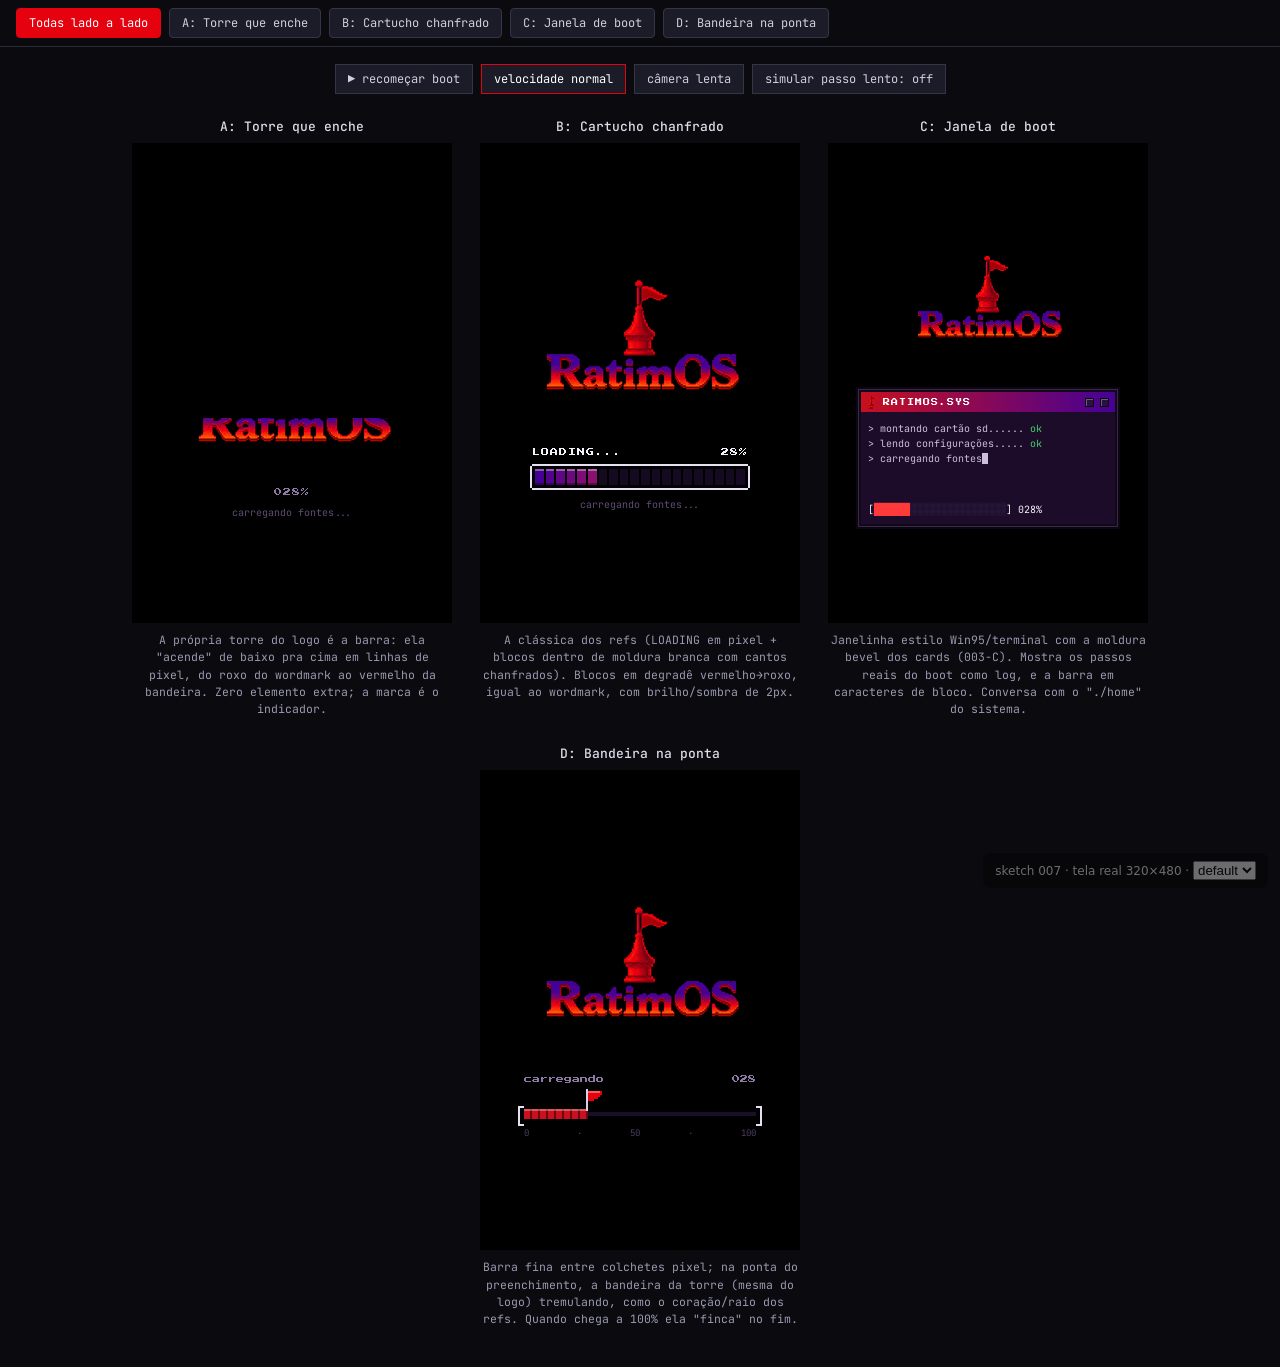
<file: .planning/sketches/007-boot-loading/index.html>
<!doctype html>
<html lang="pt-BR">
<head>
<meta charset="utf-8">
<title>007 — Barra de carregamento do boot</title>
<link rel="stylesheet" href="../themes/default.css">
<style>
  :root {
    --logo-red: #c8101e;
    --logo-red-hi: #ff3a3a;
    --logo-red-lo: #6e0710;
    --logo-purple: #450195;
    --logo-purple-hi: #7a2fd0;
    --slot: #160a22;
    --slot-hi: #241236;
    --muted: #8f7aa6;
  }
  body { background: #0a0a0f; padding: 64px 16px 40px; margin: 0; color: var(--ratimos-text); font-family: var(--font-mono); }
  #variant-nav { position: fixed; top: 0; left: 0; right: 0; z-index: 9998; background: #0a0a0f; border-bottom: 1px solid #2a2a3a; padding: 8px 16px; display: flex; gap: 8px; flex-wrap: wrap; }
  .variant-tab { background: #1c1c28; color: #cfcfe0; border: 1px solid #35354a; padding: 6px 12px; border-radius: 4px; cursor: pointer; font-family: var(--font-mono); font-size: 12px; transition: all .15s ease; }
  .variant-tab:hover { border-color: #6a6a8a; }
  .variant-tab.active { background: var(--ratimos-accent); color: #fff; border-color: var(--ratimos-accent); }
  .grid { display: flex; flex-wrap: wrap; gap: 28px; justify-content: center; }
  .cell { display: flex; flex-direction: column; align-items: center; gap: 8px; }
  .cell h3 { font-size: 13px; margin: 0; color: #dcdce8; font-weight: 500; }
  .cell p { max-width: 320px; font-size: 11.5px; color: #9a9ab0; line-height: 1.5; margin: 0; text-align: center; }
  .screen { width: 320px; height: 480px; background: #000; position: relative; overflow: hidden; display: flex; flex-direction: column; align-items: center; justify-content: center; gap: 22px; image-rendering: pixelated; }
  .logo { width: 256px; height: 171px; image-rendering: pixelated; display: block; }
  .px { font-family: var(--font-display); }
  .controls { display: flex; gap: 8px; justify-content: center; margin: 0 0 24px; flex-wrap: wrap; }
  .controls button { background: #1c1c28; color: #cfcfe0; border: 1px solid #35354a; padding: 6px 12px; cursor: pointer; font-family: var(--font-mono); font-size: 12px; transition: all .15s ease; }
  .controls button:hover { background: #2a2a3c; }
  .controls button.on { border-color: var(--ratimos-accent); color: #fff; }

  /* ---------- A: torre que enche ---------- */
  .a-wrap { display: flex; flex-direction: column; align-items: center; gap: 10px; }
  .a-word { width: 256px; height: 60px; background: url('logo_256.png') 0 -111px / 256px 171px no-repeat; image-rendering: pixelated; }
  .a-rook { image-rendering: pixelated; }
  .a-pct { font-family: var(--font-display); font-size: 8px; color: var(--muted); letter-spacing: 1px; }
  .a-steps { font-family: var(--font-mono); font-size: 10px; color: #5e4d72; height: 12px; }

  /* ---------- B: cartucho chanfrado ---------- */
  .b-wrap { display: flex; flex-direction: column; align-items: center; gap: 10px; }
  .b-title { font-family: var(--font-display); font-size: 8px; color: var(--ratimos-text); letter-spacing: 1px; width: 216px; display: flex; justify-content: space-between; }
  .b-frame { position: relative; width: 216px; height: 22px; background: #000;
    /* moldura pixel com cantos chanfrados (1 px "comido" em cada canto) */
    box-shadow:
      0 -2px 0 0 #e6e0f0, 0 2px 0 0 #e6e0f0, -2px 0 0 0 #e6e0f0, 2px 0 0 0 #e6e0f0,
      0 -4px 0 0 #000, 0 4px 0 0 #000, -4px 0 0 0 #000, 4px 0 0 0 #000;
    padding: 3px; box-sizing: border-box; display: flex; gap: 2px; }
  .b-blk { flex: 1; height: 100%; background: var(--slot); position: relative; }
  .b-blk.on::before { content: ""; position: absolute; left: 0; right: 0; top: 0; height: 2px; background: rgba(255,255,255,0.35); }
  .b-blk.on::after { content: ""; position: absolute; left: 0; right: 0; bottom: 0; height: 2px; background: rgba(0,0,0,0.35); }
  .b-hint { font-family: var(--font-mono); font-size: 10px; color: #5e4d72; }

  /* ---------- C: janela de boot (bevel 003-C) ---------- */
  .c-win { width: 264px; background: rgba(42,18,63,0.68); border: 2px solid #0d0515; box-shadow: inset 0 0 0 1px rgba(255,255,255,0.15), inset 0 0 0 3px rgba(0,0,0,0.35); }
  .c-title { display: flex; align-items: center; gap: 6px; background: linear-gradient(90deg, var(--logo-red), var(--logo-purple)); padding: 3px 6px; margin: 3px; }
  .c-title img { width: 10px; height: 14px; image-rendering: pixelated; }
  .c-title span { font-family: var(--font-display); font-size: 7px; color: #fff; flex: 1; letter-spacing: 1px; }
  .c-title i { width: 9px; height: 9px; background: #2a123f; border: 1px solid #0d0515; box-shadow: inset 1px 1px 0 rgba(255,255,255,.3); display: inline-block; }
  .c-body { padding: 6px 10px 10px; font-family: var(--font-mono); font-size: 10px; line-height: 15px; color: #cbbfdb; }
  .c-log { height: 75px; overflow: hidden; white-space: pre; }
  .c-log .ok { color: #3fd06b; }
  .c-bar { margin-top: 6px; white-space: pre; color: var(--ratimos-text); }
  .c-bar b { color: var(--logo-red-hi); font-weight: 400; }
  .c-bar u { color: #3b2a50; text-decoration: none; }
  .c-cursor { display: inline-block; width: 6px; height: 11px; background: #cbbfdb; vertical-align: -2px; animation: blink 1s steps(1) infinite; }
  @keyframes blink { 50% { opacity: 0; } }

  /* ---------- D: bandeira na ponta ---------- */
  .d-wrap { display: flex; flex-direction: column; align-items: center; gap: 8px; width: 232px; }
  .d-top { display: flex; justify-content: space-between; width: 100%; font-family: var(--font-display); font-size: 8px; color: var(--muted); }
  .d-track { position: relative; width: 100%; height: 10px; margin-top: 18px; }
  .d-track::before, .d-track::after { content: ""; position: absolute; top: -3px; width: 4px; height: 16px; border: 2px solid #e6e0f0; }
  .d-track::before { left: -6px; border-right: none; }
  .d-track::after { right: -6px; border-left: none; }
  .d-rail { position: absolute; inset: 3px 0; background: #1a0e28; }
  .d-fill { position: absolute; left: 0; top: 0; bottom: 0; width: 0; background: repeating-linear-gradient(90deg, var(--logo-red) 0 6px, var(--logo-red-lo) 6px 8px); box-shadow: inset 0 2px 0 rgba(255,255,255,.3); }
  .d-flag { position: absolute; top: -20px; width: 20px; height: 22px; transform: translateX(-2px); image-rendering: pixelated; }
  .d-ticks { display: flex; justify-content: space-between; width: 100%; font-family: var(--font-mono); font-size: 9px; color: #4e3f60; }

  .done-flash { animation: flash .4s steps(2) 2; }
  @keyframes flash { 50% { filter: brightness(1.8); } }
</style>
</head>
<body>

<div id="variant-nav">
  <button class="variant-tab active" onclick="showVariant('all', this)">Todas lado a lado</button>
  <button class="variant-tab" onclick="showVariant('a', this)">A: Torre que enche</button>
  <button class="variant-tab" onclick="showVariant('b', this)">B: Cartucho chanfrado</button>
  <button class="variant-tab" onclick="showVariant('c', this)">C: Janela de boot</button>
  <button class="variant-tab" onclick="showVariant('d', this)">D: Bandeira na ponta</button>
</div>

<div class="controls">
  <button onclick="restart()">▶ recomeçar boot</button>
  <button id="sp-n" class="on" onclick="setSpeed(1, this)">velocidade normal</button>
  <button id="sp-s" onclick="setSpeed(3, this)">câmera lenta</button>
  <button onclick="toggleStall(this)" id="stall">simular passo lento: off</button>
</div>

<div class="grid">

  <!-- A -->
  <div class="cell variant" data-v="a">
    <h3>A: Torre que enche</h3>
    <div class="screen">
      <div class="a-wrap">
        <canvas class="a-rook" id="a-canvas" width="57" height="80" style="width:114px;height:160px"></canvas>
        <div class="a-word"></div>
        <div class="a-pct" id="a-pct">000%</div>
        <div class="a-steps" id="a-step">iniciando...</div>
      </div>
    </div>
    <p>A própria torre do logo é a barra: ela "acende" de baixo pra cima em linhas de pixel, do roxo do wordmark ao vermelho da bandeira. Zero elemento extra; a marca é o indicador.</p>
  </div>

  <!-- B -->
  <div class="cell variant" data-v="b">
    <h3>B: Cartucho chanfrado</h3>
    <div class="screen">
      <img class="logo" src="logo_256.png" alt="">
      <div class="b-wrap">
        <div class="b-title"><span id="b-label">LOADING</span><span id="b-pct">0%</span></div>
        <div class="b-frame" id="b-frame"></div>
        <div class="b-hint" id="b-step">iniciando...</div>
      </div>
    </div>
    <p>A clássica dos refs (LOADING em pixel + blocos dentro de moldura branca com cantos chanfrados). Blocos em degradê vermelho→roxo, igual ao wordmark, com brilho/sombra de 2px.</p>
  </div>

  <!-- C -->
  <div class="cell variant" data-v="c">
    <h3>C: Janela de boot</h3>
    <div class="screen">
      <img class="logo" src="logo_256.png" alt="" style="width:192px;height:128px">
      <div class="c-win">
        <div class="c-title"><img src="../assets/icons/system_rook_32.png" alt=""><span>RATIMOS.SYS</span><i></i><i></i></div>
        <div class="c-body">
          <div class="c-log" id="c-log"></div>
          <div class="c-bar" id="c-bar"></div>
        </div>
      </div>
    </div>
    <p>Janelinha estilo Win95/terminal com a moldura bevel dos cards (003-C). Mostra os passos reais do boot como log, e a barra em caracteres de bloco. Conversa com o "./home" do sistema.</p>
  </div>

  <!-- D -->
  <div class="cell variant" data-v="d">
    <h3>D: Bandeira na ponta</h3>
    <div class="screen">
      <img class="logo" src="logo_256.png" alt="">
      <div class="d-wrap">
        <div class="d-top"><span id="d-label">carregando</span><span id="d-pct">000</span></div>
        <div class="d-track">
          <div class="d-rail"></div>
          <div class="d-fill" id="d-fill"></div>
          <canvas class="d-flag" id="d-flag" width="10" height="11"></canvas>
        </div>
        <div class="d-ticks"><span>0</span><span>·</span><span>50</span><span>·</span><span>100</span></div>
      </div>
    </div>
    <p>Barra fina entre colchetes pixel; na ponta do preenchimento, a bandeira da torre (mesma do logo) tremulando, como o coração/raio dos refs. Quando chega a 100% ela "finca" no fim.</p>
  </div>

</div>

<div id="sketch-tools" style="position:fixed;bottom:12px;right:12px;z-index:9999;font-family:system-ui;font-size:12px;background:rgba(0,0,0,0.7);color:white;padding:8px 12px;border-radius:8px;opacity:0.4;transition:opacity 0.2s;" onmouseenter="this.style.opacity='1'" onmouseleave="this.style.opacity='0.4'">
  sketch 007 · tela real 320×480 · <select onchange="document.querySelector('link[href*=themes]').href='../themes/'+this.value+'.css'"><option value="default">default</option></select>
</div>

<script>
/* ---------------- modelo de progresso: igual ao firmware ----------------
 * O alvo vem de PASSOS REAIS do boot (durações desiguais); a barra mostrada
 * anda 1 bloco por tick em direção ao alvo e nunca passa dele. */
const STEPS = [
  ["montando cartão sd", 500],
  ["lendo configurações", 300],
  ["carregando fontes", 700],
  ["carregando ícones", 600],
  ["verificando cartas novas", 900],
  ["preparando jogos", 500],
  ["abrindo o castelo", 400],
];
let speed = 1, stall = false, target = 0, shown = 0, stepIdx = 0, timers = [];
const BLOCKS = 25, TICK = 60;

function lerp(a, b, t) { return a.map((v, i) => Math.round(v + (b[i] - v) * t)); }
const RED = [200, 16, 30], PURPLE = [69, 1, 149], PINK = [200, 31, 76];
function rgb(c) { return `rgb(${c[0]},${c[1]},${c[2]})`; }
function blockColor(i, n) { const t = i / (n - 1); return t < .5 ? lerp(PURPLE, PINK, t * 2) : lerp(PINK, RED, (t - .5) * 2); }

function restart() {
  timers.forEach(clearTimeout); timers.forEach(clearInterval); timers = [];
  target = 0; shown = 0; stepIdx = 0;
  document.querySelectorAll('.screen').forEach(s => s.classList.remove('done-flash'));
  render(); runStep();
  timers.push(setInterval(tick, TICK * speed));
}
function runStep() {
  if (stepIdx >= STEPS.length) return;
  let [, dur] = STEPS[stepIdx];
  if (stall && stepIdx === 4) dur *= 5;
  timers.push(setTimeout(() => { stepIdx++; target = stepIdx / STEPS.length; runStep(); }, dur * speed));
}
function tick() {
  const goal = Math.floor(target * BLOCKS);
  if (shown < goal) { shown++; render(); }
  if (shown === BLOCKS) { timers.forEach(clearInterval); document.querySelectorAll('.screen').forEach(s => s.classList.add('done-flash')); timers.push(setTimeout(restart, 2200 * speed)); }
}
function setSpeed(s, el) { speed = s; document.querySelectorAll('#sp-n,#sp-s').forEach(b => b.classList.remove('on')); el.classList.add('on'); restart(); }
function toggleStall(el) { stall = !stall; el.textContent = 'simular passo lento: ' + (stall ? 'on' : 'off'); el.classList.toggle('on', stall); restart(); }
function stepText() { return stepIdx < STEPS.length ? STEPS[stepIdx][0] + '...' : 'pronto!'; }
function pct() { return Math.round(shown / BLOCKS * 100); }
const pad3 = n => String(n).padStart(3, '0');

/* ---------------- A: torre que enche ---------------- */
const aCan = document.getElementById('a-canvas'), aCtx = aCan.getContext('2d');
const rookImg = new Image(); rookImg.src = '../assets/icons/system_rook.png';
const aOff = document.createElement('canvas'); aOff.width = 57; aOff.height = 80;
function drawA() {
  const W = 57, H = 80, ctx = aCtx;
  ctx.clearRect(0, 0, W, H);
  if (!rookImg.complete) return;
  // silhueta apagada
  const o = aOff.getContext('2d');
  o.clearRect(0, 0, W, H); o.imageSmoothingEnabled = false;
  o.drawImage(rookImg, 0, 0, W, H);
  o.globalCompositeOperation = 'source-in'; o.fillStyle = '#1e0f2e'; o.fillRect(0, 0, W, H);
  // preenchimento em linhas de pixel, de baixo pra cima, roxo -> vermelho
  const rows = Math.round(shown / BLOCKS * H);
  for (let r = 0; r < rows; r++) {
    const y = H - 1 - r, t = r / (H - 1);
    o.fillStyle = rgb(t < .5 ? lerp(PURPLE, PINK, t * 2) : lerp(PINK, RED, (t - .5) * 2));
    o.fillRect(0, y, W, 1);
  }
  if (rows > 0 && rows < H) { o.fillStyle = 'rgba(255,255,255,0.55)'; o.fillRect(0, H - rows, W, 1); }
  o.globalCompositeOperation = 'source-over';
  ctx.imageSmoothingEnabled = false; ctx.drawImage(aOff, 0, 0);
  document.getElementById('a-pct').textContent = pad3(pct()) + '%';
  document.getElementById('a-step').textContent = stepText();
}
rookImg.onload = drawA;

/* ---------------- B: cartucho ---------------- */
const bFrame = document.getElementById('b-frame');
for (let i = 0; i < 20; i++) { const d = document.createElement('div'); d.className = 'b-blk'; bFrame.appendChild(d); }
let dots = 0; setInterval(() => { dots = (dots + 1) % 4; document.getElementById('b-label').textContent = 'LOADING' + '.'.repeat(dots); }, 400);
function drawB() {
  const n = Math.round(shown / BLOCKS * 20);
  [...bFrame.children].forEach((b, i) => { b.classList.toggle('on', i < n); b.style.background = i < n ? rgb(blockColor(i, 20)) : ''; });
  document.getElementById('b-pct').textContent = pct() + '%';
  document.getElementById('b-step').textContent = stepText();
}

/* ---------------- C: janela de boot ---------------- */
function drawC() {
  const lines = [];
  for (let i = 0; i < Math.min(stepIdx + 1, STEPS.length); i++) {
    const name = STEPS[i][0].padEnd(24, '.');
    lines.push(i < stepIdx ? `> ${name} <span class="ok">ok</span>` : `> ${STEPS[i][0]}<span class="c-cursor"></span>`);
  }
  document.getElementById('c-log').innerHTML = lines.slice(-5).join('\n');
  const n = Math.round(shown / BLOCKS * 22);
  document.getElementById('c-bar').innerHTML = `[<b>${'█'.repeat(n)}</b><u>${'░'.repeat(22 - n)}</u>] ${pad3(pct())}%`;
}

/* ---------------- D: bandeira na ponta ---------------- */
const fCan = document.getElementById('d-flag'), fCtx = fCan.getContext('2d');
let wave = 0; setInterval(() => { wave ^= 1; drawFlag(); }, 260);
function drawFlag() {
  const c = fCtx; c.clearRect(0, 0, 10, 11);
  c.fillStyle = '#d9d0e6'; c.fillRect(0, 0, 1, 11);            // mastro
  c.fillStyle = '#e6010f';
  const rows = wave ? [7, 7, 6, 5, 3] : [6, 7, 7, 5, 2];        // bandeira tremulando
  rows.forEach((w, y) => c.fillRect(1, y + 1, w, 1));
  c.fillStyle = '#ff5a5a'; c.fillRect(1, 1, rows[0] - 1, 1);    // brilho
}
function drawD() {
  const p = shown / BLOCKS;
  document.getElementById('d-fill').style.width = (Math.floor(p * 58) * 4) + 'px';
  document.getElementById('d-flag').style.left = (Math.floor(p * 58) * 4) + 'px';
  document.getElementById('d-pct').textContent = pad3(pct());
  document.getElementById('d-label').textContent = shown === BLOCKS ? 'pronto!' : 'carregando';
}

function render() { drawA(); drawB(); drawC(); drawD(); }

function showVariant(v, el) {
  document.querySelectorAll('.variant-tab').forEach(t => t.classList.remove('active'));
  el.classList.add('active');
  document.querySelectorAll('.variant').forEach(c => c.style.display = (v === 'all' || c.dataset.v === v) ? '' : 'none');
}

drawFlag(); restart();
</script>
</body>
</html>
</file>
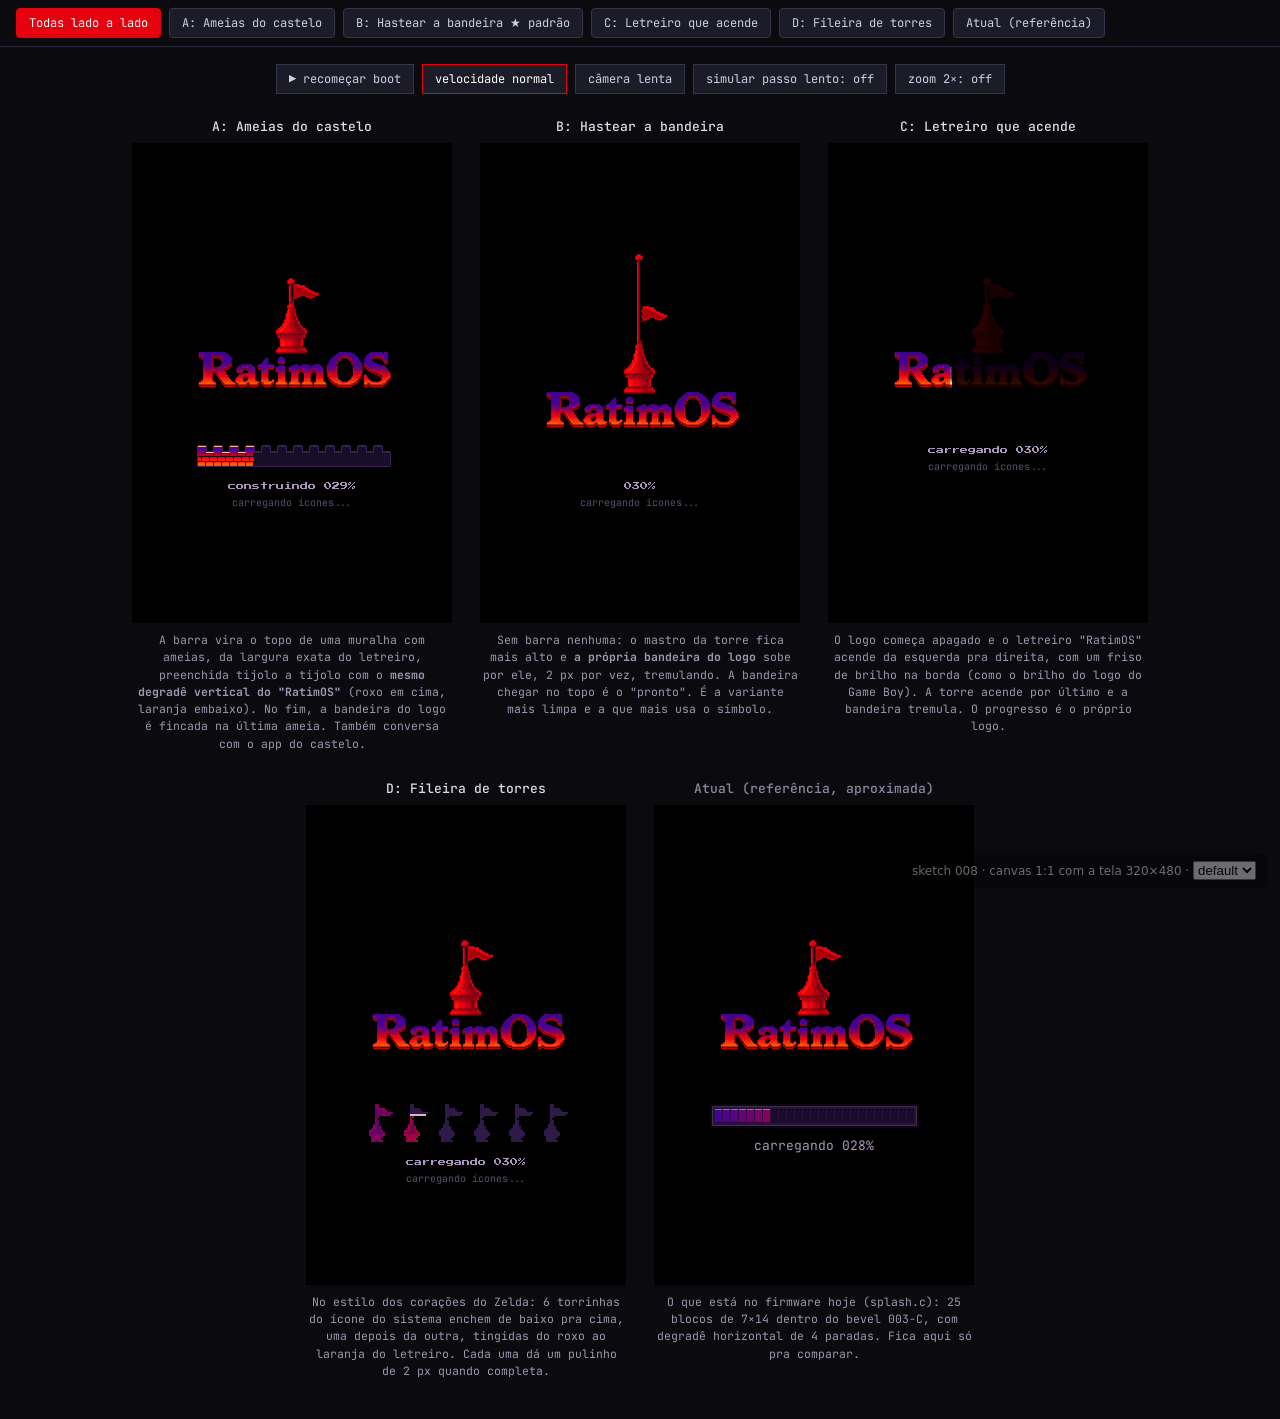
<file: .planning/sketches/008-boot-loading-marca/index.html>
<!doctype html>
<html lang="pt-BR">
<head>
<meta charset="utf-8">
<title>008 — Barra de boot casada com a marca</title>
<link rel="stylesheet" href="../themes/default.css">
<style>
  body { background: #0a0a0f; padding: 64px 16px 40px; margin: 0; color: var(--ratimos-text); font-family: var(--font-mono); }
  #variant-nav { position: fixed; top: 0; left: 0; right: 0; z-index: 9998; background: #0a0a0f; border-bottom: 1px solid #2a2a3a; padding: 8px 16px; display: flex; gap: 8px; flex-wrap: wrap; }
  .variant-tab { background: #1c1c28; color: #cfcfe0; border: 1px solid #35354a; padding: 6px 12px; border-radius: 4px; cursor: pointer; font-family: var(--font-mono); font-size: 12px; transition: all .15s ease; }
  .variant-tab:hover { border-color: #6a6a8a; }
  .variant-tab.active { background: var(--ratimos-accent); color: #fff; border-color: var(--ratimos-accent); }
  .controls { display: flex; gap: 8px; justify-content: center; margin: 0 0 24px; flex-wrap: wrap; }
  .controls button { background: #1c1c28; color: #cfcfe0; border: 1px solid #35354a; padding: 6px 12px; cursor: pointer; font-family: var(--font-mono); font-size: 12px; transition: all .15s ease; }
  .controls button:hover { background: #2a2a3c; }
  .controls button.on { border-color: var(--ratimos-accent); color: #fff; }
  .grid { display: flex; flex-wrap: wrap; gap: 28px; justify-content: center; }
  .cell { display: flex; flex-direction: column; align-items: center; gap: 8px; }
  .cell h3 { font-size: 13px; margin: 0; color: #dcdce8; font-weight: 500; }
  .cell p { max-width: 320px; font-size: 11.5px; color: #9a9ab0; line-height: 1.5; margin: 0; text-align: center; }
  .cell.ref h3 { color: #8a8aa0; }
  canvas.screen { width: 320px; height: 480px; image-rendering: pixelated; background: #000; display: block; }
  body.zoom canvas.screen { width: 640px; height: 960px; }
</style>
</head>
<body>

<div id="variant-nav">
  <button class="variant-tab active" onclick="showVariant('all', this)">Todas lado a lado</button>
  <button class="variant-tab" onclick="showVariant('a', this)">A: Ameias do castelo</button>
  <button class="variant-tab" onclick="showVariant('b', this)">B: Hastear a bandeira ★ padrão</button>
  <button class="variant-tab" onclick="showVariant('c', this)">C: Letreiro que acende</button>
  <button class="variant-tab" onclick="showVariant('d', this)">D: Fileira de torres</button>
  <button class="variant-tab" onclick="showVariant('ref', this)">Atual (referência)</button>
</div>

<div class="controls">
  <button onclick="restart()">▶ recomeçar boot</button>
  <button id="sp-n" class="on" onclick="setSpeed(1, this)">velocidade normal</button>
  <button id="sp-s" onclick="setSpeed(3, this)">câmera lenta</button>
  <button id="stall" onclick="toggleStall(this)">simular passo lento: off</button>
  <button id="zoom" onclick="toggleZoom(this)">zoom 2×: off</button>
</div>

<div class="grid">
  <div class="cell variant" data-v="a">
    <h3>A: Ameias do castelo</h3>
    <canvas class="screen" id="cv-a" width="320" height="480"></canvas>
    <p>A barra vira o topo de uma muralha com ameias, da largura exata do letreiro, preenchida tijolo a tijolo com o <b>mesmo degradê vertical do "RatimOS"</b> (roxo em cima, laranja embaixo). No fim, a bandeira do logo é fincada na última ameia. Também conversa com o app do castelo.</p>
  </div>

  <div class="cell variant" data-v="b">
    <h3>B: Hastear a bandeira</h3>
    <canvas class="screen" id="cv-b" width="320" height="480"></canvas>
    <p>Sem barra nenhuma: o mastro da torre fica mais alto e <b>a própria bandeira do logo</b> sobe por ele, 2 px por vez, tremulando. A bandeira chegar no topo é o "pronto". É a variante mais limpa e a que mais usa o símbolo.</p>
  </div>

  <div class="cell variant" data-v="c">
    <h3>C: Letreiro que acende</h3>
    <canvas class="screen" id="cv-c" width="320" height="480"></canvas>
    <p>O logo começa apagado e o letreiro "RatimOS" acende da esquerda pra direita, com um friso de brilho na borda (como o brilho do logo do Game Boy). A torre acende por último e a bandeira tremula. O progresso é o próprio logo.</p>
  </div>

  <div class="cell variant" data-v="d">
    <h3>D: Fileira de torres</h3>
    <canvas class="screen" id="cv-d" width="320" height="480"></canvas>
    <p>No estilo dos corações do Zelda: 6 torrinhas do ícone do sistema enchem de baixo pra cima, uma depois da outra, tingidas do roxo ao laranja do letreiro. Cada uma dá um pulinho de 2 px quando completa.</p>
  </div>

  <div class="cell variant ref" data-v="ref">
    <h3>Atual (referência, aproximada)</h3>
    <canvas class="screen" id="cv-ref" width="320" height="480"></canvas>
    <p>O que está no firmware hoje (splash.c): 25 blocos de 7×14 dentro do bevel 003-C, com degradê horizontal de 4 paradas. Fica aqui só pra comparar.</p>
  </div>
</div>

<div id="sketch-tools" style="position:fixed;bottom:12px;right:12px;z-index:9999;font-family:system-ui;font-size:12px;background:rgba(0,0,0,0.7);color:white;padding:8px 12px;border-radius:8px;opacity:0.4;transition:opacity 0.2s;" onmouseenter="this.style.opacity='1'" onmouseleave="this.style.opacity='0.4'">
  sketch 008 · canvas 1:1 com a tela 320×480 · <select onchange="document.querySelector('link[href*=themes]').href='../themes/'+this.value+'.css'"><option value="default">default</option></select>
</div>

<script>
/* ---------- modelo de progresso: mesmo do firmware (D-02/D-03) ----------
 * O alvo vem dos passos reais do boot; o mostrado anda 1 unidade por tick
 * e nunca passa do alvo. Cada variante quantiza em sua própria unidade. */
const STEPS = [
  ["montando cartão sd", 500], ["lendo configurações", 300], ["carregando fontes", 700],
  ["carregando ícones", 600], ["verificando cartas novas", 900], ["preparando jogos", 500],
  ["abrindo o castelo", 400],
];
const UNITS = 240;
let speed = 1, stall = false, target = 0, shown = 0, stepIdx = 0, timers = [], doneAt = 0;

/* ---------- geometria do logo_256.png (medida em pixel) ---------- */
const LOGO_X = 32, LOGO_Y = 110;            // logo 256x171 centrado na tela
const WM_X0 = 34, WM_X1 = 226;              // letreiro: colunas 34..226
const WM_Y0 = 95, WM_Y1 = 136;              // letreiro: linhas 95..136
const ROOK_Y1 = 98;                         // torre: linhas 0..98
const MAST = { x: 125, w: 3, sliceY: 40 };  // mastro: colunas 125..127
const FLAG = { x: 129, y: 31, w: 29, h: 16 };// bandeira (sem o mastro)
/* degradê vertical do letreiro, amostrado linha a linha do PNG */
const WM_GRAD = ['#460196','#460196','#470196','#490299','#5b0197','#75046b','#8d0355','#9a0249',
                 '#bc0127','#b40239','#d60321','#e90116','#ed0e13','#f81711','#fb230c','#fb3307',
                 '#fc360b','#fb5302','#f95d06'];
const gradAt = t => WM_GRAD[Math.min(WM_GRAD.length - 1, Math.max(0, Math.floor(t * WM_GRAD.length)))];
const H_STOPS = [[0x46,0x01,0x96],[0x9a,0x02,0x49],[0xe9,0x01,0x16],[0xf9,0x5d,0x06]];
function hgrad(t) { // horizontal, mesmas cores do letreiro
  const s = Math.min(2.999, t * 3), i = Math.floor(s), f = s - i, a = H_STOPS[i], b = H_STOPS[i + 1];
  return `rgb(${a.map((v, k) => Math.round(v + (b[k] - v) * f)).join(',')})`;
}

const logo = new Image(); logo.src = 'logo_256.png';
const rook = new Image(); rook.src = '../../../assets/icons/system_rook.png'  // 14x20, o mesmo do firmware;

/* ---------- helpers ---------- */
const frac = () => shown / UNITS;
const pad3 = n => String(n).padStart(3, '0');
const pct = () => Math.round(frac() * 100);
const isDone = () => shown >= UNITS;
const stepText = () => stepIdx < STEPS.length ? STEPS[stepIdx][0] + '...' : 'pronto!';
let frame = 0;
function ctxOf(id) { const c = document.getElementById(id).getContext('2d'); c.imageSmoothingEnabled = false; return c; }
function clear(c) { c.fillStyle = '#000'; c.fillRect(0, 0, 320, 480); }
function px(c, x, y, w, h, col) { c.fillStyle = col; c.fillRect(x, y, w, h); }
function textC(c, s, y, col, size = 8, font = "'Press Start 2P'") {
  c.font = `${size}px ${font}`; c.fillStyle = col; c.textAlign = 'center'; c.textBaseline = 'top'; c.fillText(s, 160, y);
}
function off(w, h) { const o = document.createElement('canvas'); o.width = w; o.height = h; const g = o.getContext('2d'); g.imageSmoothingEnabled = false; return [o, g]; }
/* bandeira do logo com onda de pixel: cada linha desloca 0/1 px */
function drawFlag(c, dx, dy, waving = true) {
  for (let r = 0; r < FLAG.h; r++) {
    const off1 = waving ? ((Math.floor(r / 3) + frame) % 2) : 0;
    c.drawImage(logo, FLAG.x, FLAG.y + r, FLAG.w, 1, dx + off1, dy + r, FLAG.w, 1);
  }
}
function drawLogoNoFlag(c, x, y) {
  c.drawImage(logo, x, y);
  px(c, x + FLAG.x, y + FLAG.y, FLAG.w + 1, FLAG.h, '#000');
}

/* ---------- A: ameias ---------- */
function drawA() {
  const c = ctxOf('cv-a'); clear(c);
  c.drawImage(logo, LOGO_X, LOGO_Y);
  const x0 = LOGO_X + WM_X0, W = WM_X1 - WM_X0 + 1;  // 193 -> usa 192
  const y0 = LOGO_Y + 171 + 22, MER = 6, BODY = 14, MW = 8, H = MER + BODY;
  const COLS = 24, CW = 8;                             // 24 tijolos de 8 px
  const lit = Math.floor(frac() * COLS);
  // silhueta: ameias + corpo
  const inShape = (x, y) => y >= MER || (Math.floor(x / MW) % 2 === 0);
  for (let y = 0; y < H; y++) for (let x = 0; x < COLS * CW; x++) {
    if (!inShape(x, y)) continue;
    const on = Math.floor(x / CW) < lit;
    let col;
    if (on) {
      col = gradAt(y / (H - 1));
      const row = y < MER ? -1 : Math.floor((y - MER) / 5);
      const jointX = (x + (row % 2 ? 4 : 0)) % CW === CW - 1;
      if (y === 0 || (y === MER && !(Math.floor(x / MW) % 2 === 0))) col = '#ffb3a0';      // brilho do topo
      else if (y >= MER && ((y - MER) % 5 === 4 || jointX)) col = '#2a0612';             // argamassa
    } else {
      col = (y === 0 || (y === MER && Math.floor(x / MW) % 2)) ? '#33204a' : '#1a0d29';
    }
    px(c, x0 + x, y0 + y, 1, 1, col);
  }
  // contorno de 1 px
  c.fillStyle = '#3a2252';
  for (let y = -1; y <= H; y++) for (let x = -1; x <= COLS * CW; x++) {
    const inside = x >= 0 && x < COLS * CW && y >= 0 && y < H && inShape(x, y);
    if (inside) continue;
    const n = [[1,0],[-1,0],[0,1],[0,-1]].some(([dx, dy]) => { const X = x + dx, Y = y + dy; return X >= 0 && X < COLS * CW && Y >= 0 && Y < H && inShape(X, Y); });
    if (n) c.fillRect(x0 + x, y0 + y, 1, 1);
  }
  if (isDone()) drawFlag(c, x0 + COLS * CW - MW - 2, y0 - FLAG.h - 2);
  if (isDone()) { px(c, x0 + COLS * CW - MW, y0 - FLAG.h - 2, 2, FLAG.h + 2, '#d9d0e6'); }
  textC(c, isDone() ? 'pronto!' : 'construindo ' + pad3(Math.round(lit / COLS * 100)) + '%', y0 + H + 16, '#a997ba');
  textC(c, stepText(), y0 + H + 32, '#5e4d72', 10, "'JetBrains Mono'");
}

/* ---------- B: hastear a bandeira ---------- */
function drawB() {
  const c = ctxOf('cv-b'); clear(c);
  const EXT = 64, top = LOGO_Y - 24;
  // Mastro remontado sem emendas: ponta (linhas 0..30) + sombra sob a ponta
  // (linhas 31..32, só as colunas do mastro) + 1 linha do mastro esticada até
  // o telhado + resto do logo a partir da linha 47 (onde o mastro entra na torre).
  const BASE = 47;
  c.drawImage(logo, 0, 0, 256, FLAG.y, LOGO_X, top, 256, FLAG.y);
  c.drawImage(logo, MAST.x, FLAG.y, MAST.w, 2, LOGO_X + MAST.x, top + FLAG.y, MAST.w, 2);
  c.drawImage(logo, MAST.x, MAST.sliceY, MAST.w, 1, LOGO_X + MAST.x, top + FLAG.y + 2, MAST.w, BASE - FLAG.y - 2 + EXT);
  c.drawImage(logo, 0, BASE, 256, 171 - BASE, LOGO_X, top + BASE + EXT, 256, 171 - BASE);
  // bandeira sobe de 2 em 2 px
  const travel = EXT, stepPx = 2;
  const rise = Math.floor(frac() * travel / stepPx) * stepPx;
  drawFlag(c, LOGO_X + FLAG.x, top + FLAG.y + EXT - rise, true);
  const ty = top + 171 + EXT + 18;
  textC(c, isDone() ? 'pronto!' : pad3(pct()) + '%', ty, '#a997ba');
  textC(c, stepText(), ty + 16, '#5e4d72', 10, "'JetBrains Mono'");
}

/* ---------- C: letreiro que acende ---------- */
const [cOff, cG] = off(256, 171);
function drawC() {
  const c = ctxOf('cv-c'); clear(c);
  const done = isDone();
  // base apagada
  // o PNG é opaco (fundo preto), então "apagar" = desenhar com alpha baixo sobre preto
  cG.fillStyle = '#000'; cG.fillRect(0, 0, 256, 171);
  cG.globalAlpha = 0.17; done ? cG.drawImage(logo, 0, 0) : drawLogoNoFlag(cG, 0, 0); cG.globalAlpha = 1;
  const STEP = 4, W = WM_X1 - WM_X0 + 1;
  const edge = WM_X0 + Math.floor(frac() * W / STEP) * STEP;
  // parte acesa do letreiro = pixels reais do logo
  cG.drawImage(logo, WM_X0, WM_Y0, edge - WM_X0, WM_Y1 - WM_Y0 + 1, WM_X0, WM_Y0, edge - WM_X0, WM_Y1 - WM_Y0 + 1);
  if (done) { cG.drawImage(logo, 0, 0); }
  c.drawImage(cOff, LOGO_X, LOGO_Y);
  // friso de brilho de 2 px só onde há letra
  if (!done && edge < WM_X1) {
    // brilho: preto continua preto, letra vira quase branca
    c.filter = 'brightness(3.2) saturate(0.4)';
    c.drawImage(logo, edge, WM_Y0, 2, WM_Y1 - WM_Y0 + 1, LOGO_X + edge, LOGO_Y + WM_Y0, 2, WM_Y1 - WM_Y0 + 1);
    c.filter = 'none';
  }
  if (done) { px(c, LOGO_X + FLAG.x, LOGO_Y + FLAG.y, FLAG.w + 1, FLAG.h, '#000'); drawFlag(c, LOGO_X + FLAG.x, LOGO_Y + FLAG.y); }
  const ty = LOGO_Y + 171 + 22;
  textC(c, done ? 'pronto!' : 'carregando ' + pad3(pct()) + '%', ty, '#a997ba');
  textC(c, stepText(), ty + 16, '#5e4d72', 10, "'JetBrains Mono'");
}

/* ---------- D: fileira de torres ---------- */
const N_ROOKS = 6, RW = 14, RH = 20, SC = 2, GAP = 7;
const ROOK_TINT = Array.from({ length: N_ROOKS }, (_, i) => hgrad(i / (N_ROOKS - 1)));
const hopAt = new Array(N_ROOKS).fill(-1);
let lastFull = 0;
function rookSprite(fill, tint) {           // fill: linhas acesas (0..RH) de baixo pra cima
  const [o, g] = off(RW, RH);
  g.drawImage(rook, 0, 0);
  g.globalCompositeOperation = 'source-atop';
  g.fillStyle = '#2e1a46'; g.fillRect(0, 0, RW, RH - fill);
  g.fillStyle = tint; g.globalAlpha = 0.6; g.fillRect(0, RH - fill, RW, fill); g.globalAlpha = 1;
  if (fill > 0 && fill < RH) { g.fillStyle = 'rgba(255,255,255,0.7)'; g.fillRect(0, RH - fill, RW, 1); }
  return o;
}
function drawD() {
  const c = ctxOf('cv-d'); clear(c);
  c.drawImage(logo, LOGO_X, LOGO_Y);
  const rows = Math.floor(frac() * N_ROOKS * RH);
  const full = Math.floor(rows / RH);
  for (let i = lastFull; i < full; i++) hopAt[i] = performance.now();
  lastFull = full;
  const totalW = N_ROOKS * RW * SC + (N_ROOKS - 1) * GAP, x0 = 160 - totalW / 2, y0 = LOGO_Y + 171 + 18;
  for (let i = 0; i < N_ROOKS; i++) {
    const f = Math.max(0, Math.min(RH, rows - i * RH));
    const hop = hopAt[i] > 0 && performance.now() - hopAt[i] < 140 * speed ? 2 : 0;
    c.drawImage(rookSprite(f, ROOK_TINT[i]), x0 + i * (RW * SC + GAP), y0 - hop, RW * SC, RH * SC);
  }
  const ty = y0 + RH * SC + 14;
  textC(c, isDone() ? 'pronto!' : 'carregando ' + pad3(pct()) + '%', ty, '#a997ba');
  textC(c, stepText(), ty + 16, '#5e4d72', 10, "'JetBrains Mono'");
}

/* ---------- referência: barra atual ---------- */
function drawRef() {
  const c = ctxOf('cv-ref'); clear(c);
  c.drawImage(logo, LOGO_X, LOGO_Y);
  const N = 25, BW = 7, BH = 14, G = 1, IN = 5;
  const W = N * BW + (N - 1) * G + 2 * IN, H = BH + 2 * IN, x0 = 160 - Math.floor(W / 2), y0 = LOGO_Y + 171 + 18;
  px(c, x0, y0, W, H, '#0d0515'); px(c, x0 + 2, y0 + 2, W - 4, H - 4, 'rgba(255,255,255,0.18)');
  px(c, x0 + 3, y0 + 3, W - 6, H - 6, '#2a123f');
  const lit = Math.floor(frac() * N);
  for (let i = 0; i < N; i++) {
    const bx = x0 + IN + i * (BW + G), by = y0 + IN;
    if (i < lit) { px(c, bx, by, BW, BH, hgrad(i / (N - 1))); px(c, bx, by, BW, 1, 'rgba(255,255,255,0.4)'); px(c, bx, by + BH - 1, BW, 1, 'rgba(0,0,0,0.5)'); }
    else { px(c, bx, by, BW, BH, '#1a0b29'); px(c, bx, by, BW, 1, '#0d0515'); }
  }
  textC(c, 'carregando ' + pad3(Math.round(lit / N * 100)) + '%', y0 + H + 12, '#a997ba', 13, "'JetBrains Mono'");
}

/* ---------- laço ---------- */
function restart() {
  timers.forEach(clearTimeout); timers = [];
  target = 0; shown = 0; stepIdx = 0; doneAt = 0; lastFull = 0; hopAt.fill(-1);
  runStep();
}
function runStep() {
  if (stepIdx >= STEPS.length) return;
  let [, dur] = STEPS[stepIdx];
  if (stall && stepIdx === 4) dur *= 5;
  timers.push(setTimeout(() => { stepIdx++; target = stepIdx / STEPS.length; runStep(); }, dur * speed));
}
let lastTick = 0, lastWave = 0;
function loop(t) {
  if (t - lastTick > 12 * speed) {
    shown = Math.min(Math.floor(target * UNITS), shown + Math.max(1, Math.floor((t - lastTick) / (12 * speed))));
    lastTick = t;
    if (isDone() && !doneAt) doneAt = t;
    if (doneAt && t - doneAt > 2600 * speed) restart();
  }
  if (t - lastWave > 260) { lastWave = t; frame ^= 1; }
  if (logo.complete && rook.complete) { drawA(); drawB(); drawC(); drawD(); drawRef(); }
  requestAnimationFrame(loop);
}
function setSpeed(s, el) { speed = s; document.querySelectorAll('#sp-n,#sp-s').forEach(b => b.classList.remove('on')); el.classList.add('on'); restart(); }
function toggleStall(el) { stall = !stall; el.textContent = 'simular passo lento: ' + (stall ? 'on' : 'off'); el.classList.toggle('on', stall); restart(); }
function toggleZoom(el) { const z = document.body.classList.toggle('zoom'); el.textContent = 'zoom 2×: ' + (z ? 'on' : 'off'); el.classList.toggle('on', z); }
function showVariant(v, el) {
  document.querySelectorAll('.variant-tab').forEach(t => t.classList.remove('active'));
  el.classList.add('active');
  document.querySelectorAll('.variant').forEach(c => c.style.display = (v === 'all' || c.dataset.v === v) ? '' : 'none');
}
Promise.all([document.fonts.load("8px 'Press Start 2P'"), document.fonts.load("10px 'JetBrains Mono'")]).finally(() => { restart(); requestAnimationFrame(loop); });
</script>
</body>
</html>
</file>
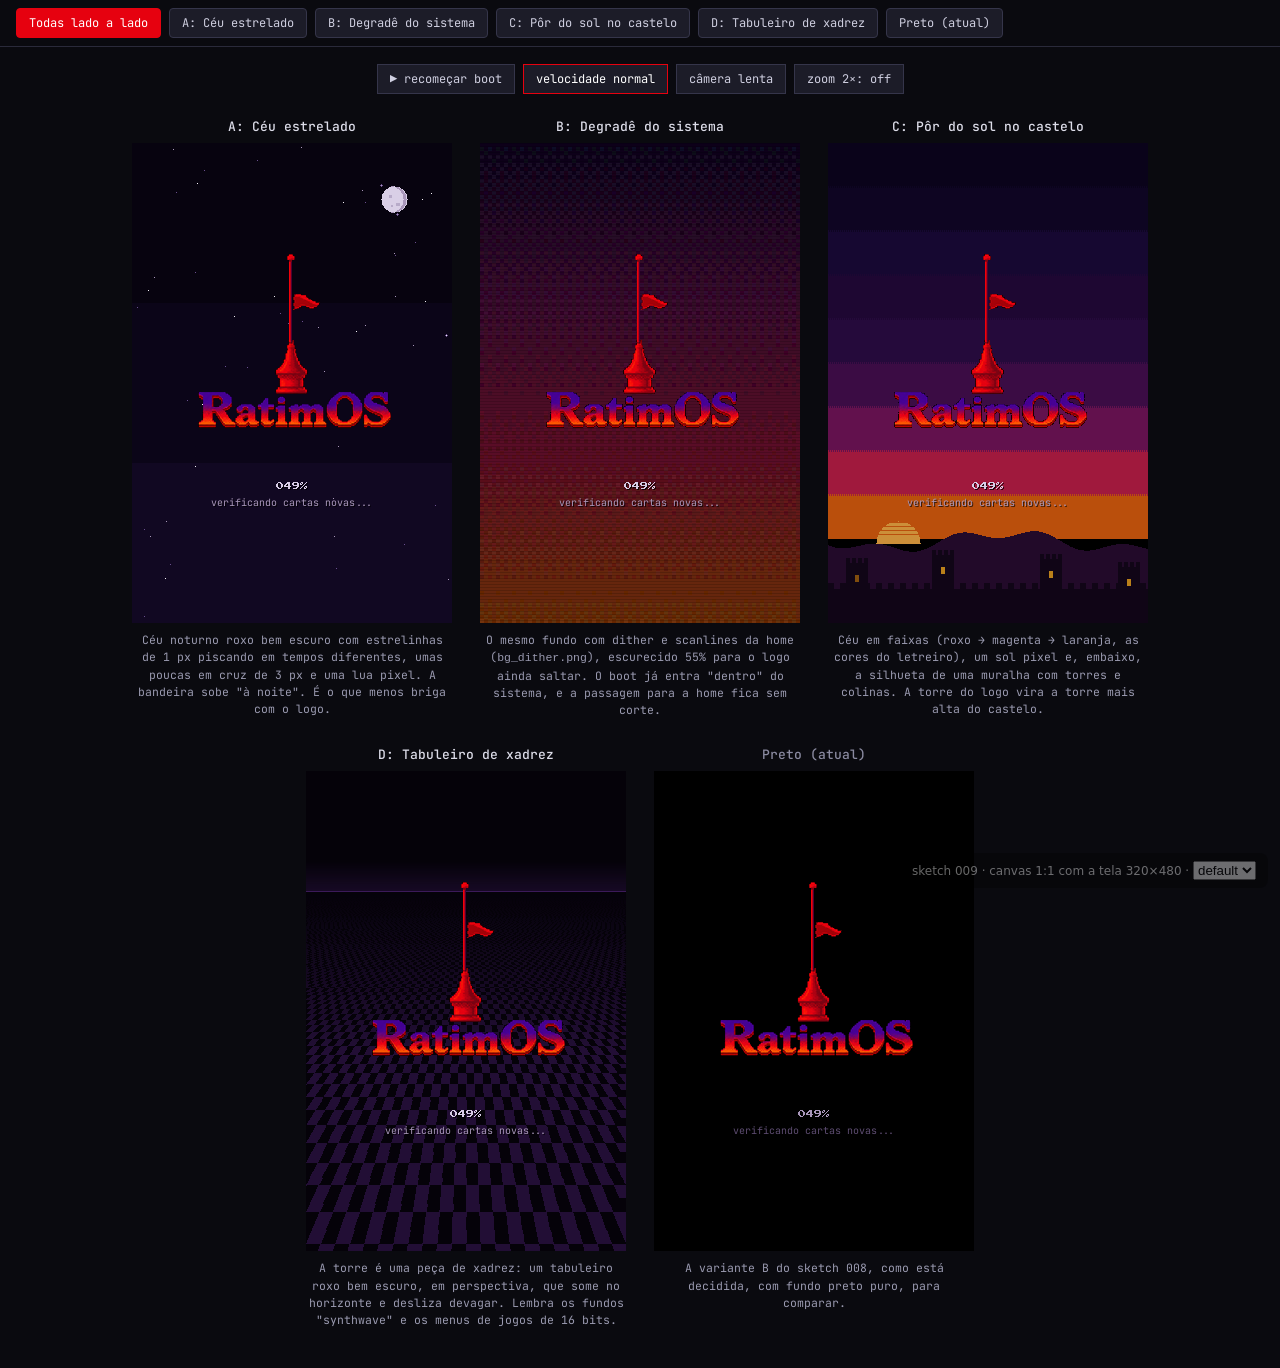
<file: .planning/sketches/009-boot-fundo/index.html>
<!doctype html>
<html lang="pt-BR">
<head>
<meta charset="utf-8">
<title>009 — Fundo da tela de boot</title>
<link rel="stylesheet" href="../themes/default.css">
<style>
  body { background: #0a0a0f; padding: 64px 16px 40px; margin: 0; color: var(--ratimos-text); font-family: var(--font-mono); }
  #variant-nav { position: fixed; top: 0; left: 0; right: 0; z-index: 9998; background: #0a0a0f; border-bottom: 1px solid #2a2a3a; padding: 8px 16px; display: flex; gap: 8px; flex-wrap: wrap; }
  .variant-tab { background: #1c1c28; color: #cfcfe0; border: 1px solid #35354a; padding: 6px 12px; border-radius: 4px; cursor: pointer; font-family: var(--font-mono); font-size: 12px; transition: all .15s ease; }
  .variant-tab:hover { border-color: #6a6a8a; }
  .variant-tab.active { background: var(--ratimos-accent); color: #fff; border-color: var(--ratimos-accent); }
  .controls { display: flex; gap: 8px; justify-content: center; margin: 0 0 24px; flex-wrap: wrap; }
  .controls button { background: #1c1c28; color: #cfcfe0; border: 1px solid #35354a; padding: 6px 12px; cursor: pointer; font-family: var(--font-mono); font-size: 12px; transition: all .15s ease; }
  .controls button:hover { background: #2a2a3c; }
  .controls button.on { border-color: var(--ratimos-accent); color: #fff; }
  .grid { display: flex; flex-wrap: wrap; gap: 28px; justify-content: center; }
  .cell { display: flex; flex-direction: column; align-items: center; gap: 8px; }
  .cell h3 { font-size: 13px; margin: 0; color: #dcdce8; font-weight: 500; }
  .cell p { max-width: 320px; font-size: 11.5px; color: #9a9ab0; line-height: 1.5; margin: 0; text-align: center; }
  .cell.ref h3 { color: #8a8aa0; }
  canvas.screen { width: 320px; height: 480px; image-rendering: pixelated; background: #000; display: block; }
  body.zoom canvas.screen { width: 640px; height: 960px; }
</style>
</head>
<body>

<div id="variant-nav">
  <button class="variant-tab active" onclick="showVariant('all', this)">Todas lado a lado</button>
  <button class="variant-tab" onclick="showVariant('a', this)">A: Céu estrelado</button>
  <button class="variant-tab" onclick="showVariant('b', this)">B: Degradê do sistema</button>
  <button class="variant-tab" onclick="showVariant('c', this)">C: Pôr do sol no castelo</button>
  <button class="variant-tab" onclick="showVariant('d', this)">D: Tabuleiro de xadrez</button>
  <button class="variant-tab" onclick="showVariant('ref', this)">Preto (atual)</button>
</div>

<div class="controls">
  <button onclick="restart()">▶ recomeçar boot</button>
  <button id="sp-n" class="on" onclick="setSpeed(1, this)">velocidade normal</button>
  <button id="sp-s" onclick="setSpeed(3, this)">câmera lenta</button>
  <button id="zoom" onclick="toggleZoom(this)">zoom 2×: off</button>
</div>

<div class="grid">
  <div class="cell variant" data-v="a">
    <h3>A: Céu estrelado</h3>
    <canvas class="screen" id="cv-a" width="320" height="480"></canvas>
    <p>Céu noturno roxo bem escuro com estrelinhas de 1 px piscando em tempos diferentes, umas poucas em cruz de 3 px e uma lua pixel. A bandeira sobe "à noite". É o que menos briga com o logo.</p>
  </div>
  <div class="cell variant" data-v="b">
    <h3>B: Degradê do sistema</h3>
    <canvas class="screen" id="cv-b" width="320" height="480"></canvas>
    <p>O mesmo fundo com dither e scanlines da home (<code>bg_dither.png</code>), escurecido 55% para o logo ainda saltar. O boot já entra "dentro" do sistema, e a passagem para a home fica sem corte.</p>
  </div>
  <div class="cell variant" data-v="c">
    <h3>C: Pôr do sol no castelo</h3>
    <canvas class="screen" id="cv-c" width="320" height="480"></canvas>
    <p>Céu em faixas (roxo → magenta → laranja, as cores do letreiro), um sol pixel e, embaixo, a silhueta de uma muralha com torres e colinas. A torre do logo vira a torre mais alta do castelo.</p>
  </div>
  <div class="cell variant" data-v="d">
    <h3>D: Tabuleiro de xadrez</h3>
    <canvas class="screen" id="cv-d" width="320" height="480"></canvas>
    <p>A torre é uma peça de xadrez: um tabuleiro roxo bem escuro, em perspectiva, que some no horizonte e desliza devagar. Lembra os fundos "synthwave" e os menus de jogos de 16 bits.</p>
  </div>
  <div class="cell variant ref" data-v="ref">
    <h3>Preto (atual)</h3>
    <canvas class="screen" id="cv-ref" width="320" height="480"></canvas>
    <p>A variante B do sketch 008, como está decidida, com fundo preto puro, para comparar.</p>
  </div>
</div>

<div id="sketch-tools" style="position:fixed;bottom:12px;right:12px;z-index:9999;font-family:system-ui;font-size:12px;background:rgba(0,0,0,0.7);color:white;padding:8px 12px;border-radius:8px;opacity:0.4;transition:opacity 0.2s;" onmouseenter="this.style.opacity='1'" onmouseleave="this.style.opacity='0.4'">
  sketch 009 · canvas 1:1 com a tela 320×480 · <select onchange="document.querySelector('link[href*=themes]').href='../themes/'+this.value+'.css'"><option value="default">default</option></select>
</div>

<script>
/* Boot B do sketch 008 (hastear a bandeira) idêntico; só o fundo muda.
 * logo_256_alpha.png = logo_256.png com o preto (max(r,g,b) < 14) transparente:
 * o logo do firmware hoje tem fundo preto opaco, então qualquer fundo exige
 * esse recorte (ou um logo com alfa). */
const STEPS = [
  ["montando cartão sd", 500], ["lendo configurações", 300], ["carregando fontes", 700],
  ["carregando ícones", 600], ["verificando cartas novas", 900], ["preparando jogos", 500],
  ["abrindo o castelo", 400],
];
const UNITS = 240;
let speed = 1, target = 0, shown = 0, stepIdx = 0, timers = [], doneAt = 0, frame = 0, now = 0;
const LOGO_X = 32, LOGO_Y = 110;
const MAST = { x: 125, w: 3, sliceY: 40 }, FLAG = { x: 129, y: 31, w: 29, h: 16 };

const logo = new Image(); logo.src = 'logo_256_alpha.png';
const sysBg = new Image(); sysBg.src = '../../../assets/backgrounds/bg_dither.png';

const frac = () => shown / UNITS, isDone = () => shown >= UNITS;
const pad3 = n => String(n).padStart(3, '0');
const stepText = () => stepIdx < STEPS.length ? STEPS[stepIdx][0] + '...' : 'pronto!';
function px(c, x, y, w, h, col) { c.fillStyle = col; c.fillRect(x, y, w, h); }
function textC(c, s, y, col, size, font) {
  c.font = `${size}px ${font}`; c.textAlign = 'center'; c.textBaseline = 'top';
  c.fillStyle = 'rgba(0,0,0,0.75)'; c.fillText(s, 161, y + 1);   // sombra dura de 1 px p/ ler sobre fundo
  c.fillStyle = col; c.fillText(s, 160, y);
}
/* hash determinístico p/ estrelas */
function rnd(i) { const x = Math.sin(i * 127.1 + 311.7) * 43758.5453; return x - Math.floor(x); }

/* ---------- boot B (sketch 008) ---------- */
function drawFlag(c, dx, dy) {
  for (let r = 0; r < FLAG.h; r++) {
    const o = (Math.floor(r / 3) + frame) % 2;
    c.drawImage(logo, FLAG.x, FLAG.y + r, FLAG.w, 1, dx + o, dy + r, FLAG.w, 1);
  }
}
function drawBoot(c, textCol = '#a997ba', subCol = '#6e5c84') {
  const EXT = 64, top = LOGO_Y - 24, BASE = 47;
  c.drawImage(logo, 0, 0, 256, FLAG.y, LOGO_X, top, 256, FLAG.y);
  c.drawImage(logo, MAST.x, FLAG.y, MAST.w, 2, LOGO_X + MAST.x, top + FLAG.y, MAST.w, 2);
  c.drawImage(logo, MAST.x, MAST.sliceY, MAST.w, 1, LOGO_X + MAST.x, top + FLAG.y + 2, MAST.w, BASE - FLAG.y - 2 + EXT);
  c.drawImage(logo, 0, BASE, 256, 171 - BASE, LOGO_X, top + BASE + EXT, 256, 171 - BASE);
  const rise = Math.floor(frac() * EXT / 2) * 2;
  drawFlag(c, LOGO_X + FLAG.x, top + FLAG.y + EXT - rise);
  const ty = top + 171 + EXT + 18;
  textC(c, isDone() ? 'pronto!' : pad3(Math.round(frac() * 100)) + '%', ty, textCol, 8, "'Press Start 2P'");
  textC(c, stepText(), ty + 16, subCol, 10, "'JetBrains Mono'");
}

/* ---------- fundos ---------- */
function bgStars(c) {
  // céu: 3 faixas duras de roxo bem escuro
  px(c, 0, 0, 320, 480, '#07030f'); px(c, 0, 160, 320, 160, '#0b0518'); px(c, 0, 320, 320, 160, '#110822');
  for (let i = 0; i < 70; i++) {
    const x = Math.floor(rnd(i) * 320), y = Math.floor(rnd(i + 99) * 480);
    const ph = Math.floor(now / (500 + rnd(i + 7) * 900) + i) % 4;     // pisca em tempos diferentes
    if (ph === 0) continue;
    const big = rnd(i + 3) > 0.9, col = ph === 3 ? '#f5f2f8' : (rnd(i + 5) > .5 ? '#a997ba' : '#6a4f8e');
    px(c, x, y, 1, 1, col);
    if (big && ph >= 2) { px(c, x - 1, y, 1, 1, '#6a4f8e'); px(c, x + 1, y, 1, 1, '#6a4f8e'); px(c, x, y - 1, 1, 1, '#6a4f8e'); px(c, x, y + 1, 1, 1, '#6a4f8e'); }
  }
  // lua pixel (círculo por linhas) com crateras
  const mx = 262, my = 56, r = 13;
  for (let y = -r; y <= r; y++) { const w = Math.floor(Math.sqrt(r * r - y * y)); px(c, mx - w, my + y, 2 * w + 1, 1, '#d9cfe6'); }
  for (let y = -r; y <= r; y++) { const w = Math.floor(Math.sqrt(r * r - y * y)); px(c, mx + w - 3, my + y, 3, 1, '#a997ba'); }
  px(c, mx - 5, my - 4, 3, 3, '#b8abc9'); px(c, mx + 2, my + 4, 4, 3, '#b8abc9'); px(c, mx - 3, my + 6, 2, 2, '#b8abc9');
}
function bgSystem(c) {
  c.drawImage(sysBg, 0, 0);
  px(c, 0, 0, 320, 480, 'rgba(0,0,0,0.55)');
}
function bgSunset(c) {
  // faixas escuras atrás do letreiro, quentes só perto do horizonte (contraste)
  const bands = ['#0c0420', '#12062a', '#1c0a3d', '#26093f', '#2e0c4a', '#4a0f55', '#7a1560', '#c81f4c', '#e8630f'];
  const bh = 44;
  bands.forEach((col, i) => px(c, 0, i * bh, 320, bh, col));
  // dither de 2 linhas entre faixas
  for (let i = 1; i < bands.length; i++) for (let x = 0; x < 320; x += 2) { px(c, x, i * bh - 1, 1, 1, bands[i]); px(c, x + 1, i * bh, 1, 1, bands[i - 1]); }
  // sol pixel cortado pelo horizonte
  const sx = 70, sy = 400, r = 22;
  for (let y = -r; y <= 0; y++) { const w = Math.floor(Math.sqrt(r * r - y * y)); if ((y & 3) !== 3 || y > -6) px(c, sx - w, sy + y, 2 * w + 1, 1, '#ffb347'); }
  // colinas
  for (let x = 0; x < 320; x++) { const h = 398 + Math.round(8 * Math.sin(x / 37) + 5 * Math.sin(x / 13 + 1)); px(c, x, h, 1, 480 - h, '#2a0c33'); }
  // muralha com ameias + torres (silhueta)
  const wy = 446;
  px(c, 0, wy, 320, 120, '#14061c');
  for (let x = 0; x < 320; x += 12) px(c, x, wy - 6, 6, 6, '#14061c');
  [[18, 26], [104, 34], [212, 30], [290, 22]].forEach(([tx, th]) => {
    px(c, tx, wy - th, 22, th, '#14061c');
    for (let k = 0; k < 4; k++) px(c, tx + k * 6, wy - th - 5, 4, 5, '#14061c');
    px(c, tx + 9, wy - th + 12, 4, 7, (Math.floor(now / 700) + tx) % 3 ? '#e8a020' : '#a06010');  // janelinha acesa
  });
  // escurece só a área do texto/logo p/ contraste
  px(c, 0, 0, 320, 480, 'rgba(0,0,0,0.2)');
}
function bgChess(c) {
  px(c, 0, 0, 320, 480, '#06020c');
  const hy = 120, scroll = (now / 40) % 1;           // horizonte
  // céu levemente roxo acima do horizonte
  for (let y = 0; y < hy; y++) if (y > hy - 30) px(c, 0, y, 320, 1, `rgba(78,34,119,${((y - hy + 30) / 30) * 0.35})`);
  // linhas do tabuleiro em perspectiva
  for (let y = hy; y < 480; y++) {
    const z = 4000 / (y - hy + 8);                   // profundidade
    const row = Math.floor(z / 40 - scroll);
    const fade = Math.min(1, (y - hy) / 160);
    const half = 1 + (y - hy) / 26;                  // largura da casa na tela
    const off = 160 % (2 * half);
    for (let x = -half * 2; x < 320; x += half) {
      const col = Math.floor((x - 160) / half);
      if ((col + row) & 1) px(c, Math.round(x + off - half), y, Math.ceil(half), 1, `rgba(78,34,119,${0.55 * fade})`);
    }
  }
  px(c, 0, hy, 320, 1, '#4e2277');
  px(c, 0, 0, 320, 480, 'rgba(0,0,0,0.25)');
}

const VARIANTS = [
  ['cv-a', bgStars], ['cv-b', bgSystem], ['cv-c', bgSunset], ['cv-d', bgChess], ['cv-ref', c => px(c, 0, 0, 320, 480, '#000')],
];
function drawAll() {
  for (const [id, bg] of VARIANTS) {
    const c = document.getElementById(id).getContext('2d'); c.imageSmoothingEnabled = false;
    bg(c); drawBoot(c, id === 'cv-ref' ? '#a997ba' : '#d8cce6', id === 'cv-ref' ? '#5e4d72' : '#a997ba');
  }
}

/* ---------- laço (mesmo modelo de progresso do 008) ---------- */
function restart() {
  timers.forEach(clearTimeout); timers = []; target = 0; shown = 0; stepIdx = 0; doneAt = 0; runStep();
}
function runStep() {
  if (stepIdx >= STEPS.length) return;
  timers.push(setTimeout(() => { stepIdx++; target = stepIdx / STEPS.length; runStep(); }, STEPS[stepIdx][1] * speed));
}
let lastTick = 0, lastWave = 0;
function loop(t) {
  now = t;
  if (t - lastTick > 12 * speed) {
    shown = Math.min(Math.floor(target * UNITS), shown + Math.max(1, Math.floor((t - lastTick) / (12 * speed))));
    lastTick = t;
    if (isDone() && !doneAt) doneAt = t;
    if (doneAt && t - doneAt > 2600 * speed) restart();
  }
  if (t - lastWave > 260) { lastWave = t; frame ^= 1; }
  if (logo.complete && sysBg.complete) drawAll();
  requestAnimationFrame(loop);
}
function setSpeed(s, el) { speed = s; document.querySelectorAll('#sp-n,#sp-s').forEach(b => b.classList.remove('on')); el.classList.add('on'); restart(); }
function toggleZoom(el) { const z = document.body.classList.toggle('zoom'); el.textContent = 'zoom 2×: ' + (z ? 'on' : 'off'); el.classList.toggle('on', z); }
function showVariant(v, el) {
  document.querySelectorAll('.variant-tab').forEach(t => t.classList.remove('active'));
  el.classList.add('active');
  document.querySelectorAll('.variant').forEach(c => c.style.display = (v === 'all' || c.dataset.v === v) ? '' : 'none');
}
Promise.all([document.fonts.load("8px 'Press Start 2P'"), document.fonts.load("10px 'JetBrains Mono'")]).finally(() => { restart(); requestAnimationFrame(loop); });
</script>
</body>
</html>
</file>
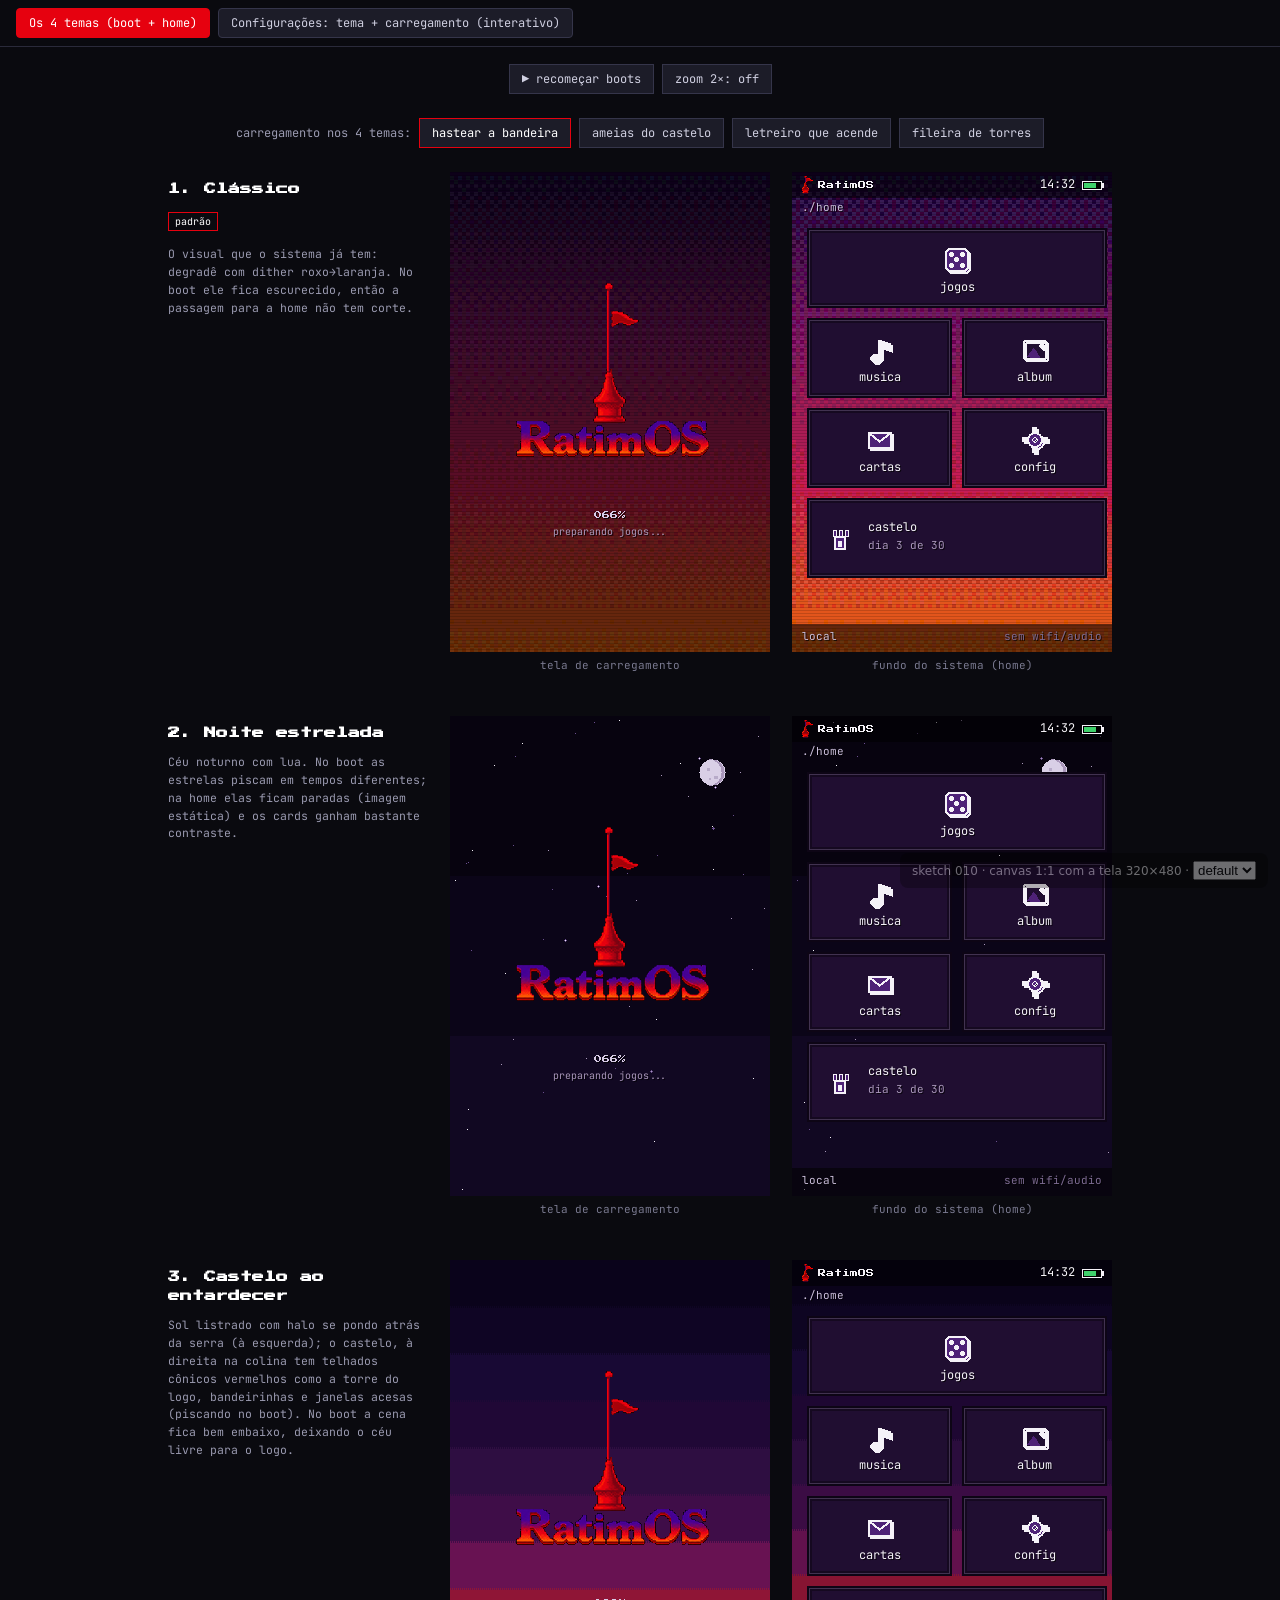
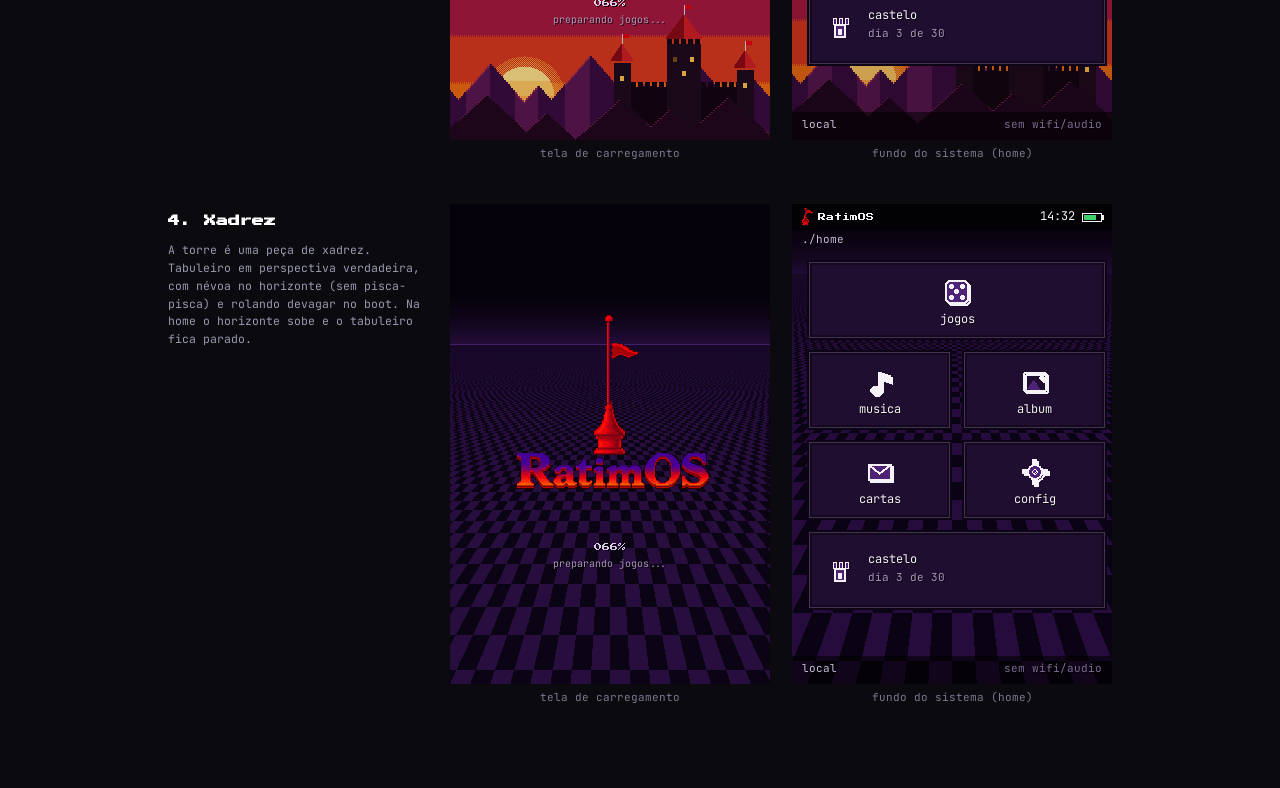
<file: .planning/sketches/010-temas/index.html>
<!doctype html>
<html lang="pt-BR">
<head>
<meta charset="utf-8">
<title>010 — Temas do RatimOS</title>
<link rel="stylesheet" href="../themes/default.css">
<style>
  body { background: #0a0a0f; padding: 64px 16px 40px; margin: 0; color: var(--ratimos-text); font-family: var(--font-mono); }
  #variant-nav { position: fixed; top: 0; left: 0; right: 0; z-index: 9998; background: #0a0a0f; border-bottom: 1px solid #2a2a3a; padding: 8px 16px; display: flex; gap: 8px; flex-wrap: wrap; }
  .variant-tab { background: #1c1c28; color: #cfcfe0; border: 1px solid #35354a; padding: 6px 12px; border-radius: 4px; cursor: pointer; font-family: var(--font-mono); font-size: 12px; transition: all .15s ease; }
  .variant-tab:hover { border-color: #6a6a8a; }
  .variant-tab.active { background: var(--ratimos-accent); color: #fff; border-color: var(--ratimos-accent); }
  .page { display: none; }
  .page.on { display: block; }
  .theme-row { display: flex; gap: 22px; justify-content: center; align-items: flex-start; flex-wrap: wrap; margin: 0 auto 44px; max-width: 1100px; }
  .theme-info { width: 260px; padding-top: 8px; }
  .theme-info h2 { font-family: var(--font-display); font-size: 12px; line-height: 1.6; margin: 0 0 10px; color: #fff; }
  .theme-info .tag { display: inline-block; font-size: 10px; padding: 2px 6px; border: 1px solid #4e2277; color: #cbbfdb; margin: 0 4px 6px 0; }
  .theme-info .tag.def { border-color: var(--ratimos-accent); color: #fff; }
  .theme-info p { font-size: 11.5px; color: #9a9ab0; line-height: 1.55; margin: 8px 0 0; }
  .screen-wrap { display: flex; flex-direction: column; align-items: center; gap: 6px; }
  .screen-wrap span { font-size: 11px; color: #7a7a90; }
  canvas.screen { width: 320px; height: 480px; image-rendering: pixelated; background: #000; display: block; }
  body.zoom canvas.screen { width: 640px; height: 960px; }
  #flow { display: flex; gap: 28px; justify-content: center; flex-wrap: wrap; }
  #flow canvas { cursor: pointer; }
  .flow-notes { max-width: 340px; font-size: 12px; color: #9a9ab0; line-height: 1.6; }
  .flow-notes b { color: #e6e0f0; }
  .controls { display: flex; gap: 8px; justify-content: center; margin: 0 0 24px; flex-wrap: wrap; }
  .controls button { background: #1c1c28; color: #cfcfe0; border: 1px solid #35354a; padding: 6px 12px; cursor: pointer; font-family: var(--font-mono); font-size: 12px; transition: all .15s ease; }
  .controls button:hover { background: #2a2a3c; }
  .controls button.on { border-color: var(--ratimos-accent); color: #fff; }
</style>
</head>
<body>

<div id="variant-nav">
  <button class="variant-tab active" onclick="showPage('all', this)">Os 4 temas (boot + home)</button>
  <button class="variant-tab" onclick="showPage('flow', this)">Configurações: tema + carregamento (interativo)</button>
</div>

<div class="controls">
  <button onclick="restartAll()">▶ recomeçar boots</button>
  <button id="zoom" onclick="toggleZoom(this)">zoom 2×: off</button>
</div>

<div class="page on" id="page-all"></div>

<div class="page" id="page-flow">
  <div id="flow">
    <canvas class="screen" id="cv-flow" width="320" height="480"></canvas>
    <div class="flow-notes">
      <p><b>./home/config</b> ganha duas linhas que dá para tocar: <b>tema</b> e <b>carregamento</b>. Cada uma abre sua própria lista, e qualquer tema combina com qualquer carregamento.</p>
      <p><b>tema</b>: miniatura da home com aquele fundo. <b>carregamento</b>: miniatura do boot já com o fundo do tema em uso.</p>
      <p><b>prévia</b> toca o boot e mostra a home sem salvar. <b>aplicar</b> salva (memória interna, não o SD) e marca "em uso". <b>voltar</b> (barra de baixo) volta para config.</p>
      <p>No aparelho, o fundo da home troca na hora. O carregamento novo só aparece quando o aparelho liga de novo, por isso a prévia toca o boot.</p>
    </div>
  </div>
</div>

<div id="sketch-tools" style="position:fixed;bottom:12px;right:12px;z-index:9999;font-family:system-ui;font-size:12px;background:rgba(0,0,0,0.7);color:white;padding:8px 12px;border-radius:8px;opacity:0.4;transition:opacity 0.2s;" onmouseenter="this.style.opacity='1'" onmouseleave="this.style.opacity='0.4'">
  sketch 010 · canvas 1:1 com a tela 320×480 · <select onchange="document.querySelector('link[href*=themes]').href='../themes/'+this.value+'.css'"><option value="default">default</option></select>
</div>

<script>
/* =====================================================================
 * Tema = { animação de boot (sketch 008) + fundo do boot + fundo da home (sketch 009) }
 * ===================================================================== */
const LOGO_X = 32, LOGO_Y = 110;
const WM_X0 = 34, WM_X1 = 226, WM_Y0 = 95, WM_Y1 = 136;
const MAST = { x: 125, w: 3, sliceY: 40 }, FLAG = { x: 129, y: 31, w: 29, h: 16 };
const WM_GRAD = ['#460196','#460196','#470196','#490299','#5b0197','#75046b','#8d0355','#9a0249',
                 '#bc0127','#b40239','#d60321','#e90116','#ed0e13','#f81711','#fb230c','#fb3307',
                 '#fc360b','#fb5302','#f95d06'];
const gradAt = t => WM_GRAD[Math.min(WM_GRAD.length - 1, Math.max(0, Math.floor(t * WM_GRAD.length)))];
const H_STOPS = [[0x46,0x01,0x96],[0x9a,0x02,0x49],[0xe9,0x01,0x16],[0xf9,0x5d,0x06]];
function hgrad(t) { const s = Math.min(2.999, t * 3), i = Math.floor(s), f = s - i, a = H_STOPS[i], b = H_STOPS[i + 1];
  return `rgb(${a.map((v, k) => Math.round(v + (b[k] - v) * f)).join(',')})`; }

const IMG = {};
function load(k, src) { IMG[k] = new Image(); IMG[k].src = src; }
load('logo', '../009-boot-fundo/logo_256_alpha.png');
load('sysbg', '../../../assets/backgrounds/bg_dither.png');
load('rook14', '../../../assets/icons/system_rook.png');
load('rook32', '../assets/icons/system_rook_32.png');
['jogos','musica','album','cartas','config','castelo'].forEach(n => load(n, `../assets/icons/home_${n}.png`));

let now = 0, frame = 0;
function px(c, x, y, w, h, col) { c.fillStyle = col; c.fillRect(x, y, w, h); }
function text(c, s, x, y, col, size, font, align = 'left', shadow = true) {
  c.font = `${size}px ${font}`; c.textAlign = align; c.textBaseline = 'top';
  if (shadow) { c.fillStyle = 'rgba(0,0,0,0.75)'; c.fillText(s, x + 1, y + 1); }
  c.fillStyle = col; c.fillText(s, x, y);
}
const PX = "'Press Start 2P'", MONO = "'JetBrains Mono'";
function rnd(i) { const x = Math.sin(i * 127.1 + 311.7) * 43758.5453; return x - Math.floor(x); }
function off(w, h) { const o = document.createElement('canvas'); o.width = w; o.height = h; const g = o.getContext('2d'); g.imageSmoothingEnabled = false; return [o, g]; }

/* ------------------------------ fundos ------------------------------ */
/* `anim` = false na home: fundo estático (no ESP32 é uma imagem só, sem redesenho). */
function bgStars(c, anim) {
  px(c, 0, 0, 320, 480, '#07030f'); px(c, 0, 160, 320, 160, '#0b0518'); px(c, 0, 320, 320, 160, '#110822');
  for (let i = 0; i < 70; i++) {
    const x = Math.floor(rnd(i) * 320), y = Math.floor(rnd(i + 99) * 480);
    const ph = anim ? Math.floor(now / (500 + rnd(i + 7) * 900) + i) % 4 : 1 + (i % 3);
    if (ph === 0) continue;
    const big = rnd(i + 3) > 0.9, col = ph === 3 ? '#f5f2f8' : (rnd(i + 5) > .5 ? '#a997ba' : '#6a4f8e');
    px(c, x, y, 1, 1, col);
    if (big && ph >= 2) [[-1,0],[1,0],[0,-1],[0,1]].forEach(([a, b]) => px(c, x + a, y + b, 1, 1, '#6a4f8e'));
  }
  const mx = 262, my = 56, r = 13;
  for (let y = -r; y <= r; y++) { const w = Math.floor(Math.sqrt(r * r - y * y)); px(c, mx - w, my + y, 2 * w + 1, 1, '#d9cfe6'); }
  for (let y = -r; y <= r; y++) { const w = Math.floor(Math.sqrt(r * r - y * y)); px(c, mx + w - 3, my + y, 3, 1, '#a997ba'); }
  px(c, mx - 5, my - 4, 3, 3, '#b8abc9'); px(c, mx + 2, my + 4, 4, 3, '#b8abc9'); px(c, mx - 3, my + 6, 2, 2, '#b8abc9');
}
function bgSystem(c) { c.drawImage(IMG.sysbg, 0, 0); }
/* ---- Castelo ao entardecer ----
 * Camadas: céu em faixas com dither -> sol listrado com halo -> serra distante
 * (aresta iluminada do lado do sol) -> colina -> castelo (torres com telhado
 * cônico vermelho como a torre do logo, bandeirinhas, janelas acesas) -> chão.
 * `layout` = 'boot' (castelo baixo, céu livre p/ logo) | 'home' (sol e castelo
 * subidos p/ aparecer entre os cards e acima da barra inferior). */
function sunsetScene(c, anim, layout) {
  const H = layout === 'home' ? 450 : 466;
  const ox = 150;                                       // castelo à direita, sol à esquerda (texto do boot fica livre)            // horizonte (base da serra)
  const bands = ['#0c0420', '#12062a', '#1c0a3d', '#26093f', '#36104c', '#4a0f55', '#7a1560', '#a8193f', '#d8381f', '#ee6a12'];
  const bh = Math.ceil(H / bands.length);
  bands.forEach((col, i) => px(c, 0, i * bh, 320, bh, col));
  for (let i = 1; i < bands.length; i++) for (let x = 0; x < 320; x += 2) { px(c, x, i * bh - 1, 1, 1, bands[i]); px(c, x + 1, i * bh, 1, 1, bands[i - 1]); }
  // sol: halo em 2 anéis com dither + disco com listras retrô na metade de baixo
  const sx = 74, sy = H - 30, R = 30;
  const disk = (r, col, dither) => { for (let y = -r; y <= r; y++) { const w = Math.floor(Math.sqrt(r * r - y * y)); for (let x = -w; x <= w; x++) if (!dither || ((x + y) & 1) === 0) px(c, sx + x, sy + y, 1, 1, col); } };
  disk(R + 10, '#f08a30', true); disk(R + 5, '#f6a040', true);
  for (let y = -R; y <= R; y++) {
    const w = Math.floor(Math.sqrt(R * R - y * y));
    if (y > 4 && (y % 6 === 0 || y % 6 === 1) && y < R) continue;   // listras
    px(c, sx - w, sy + y, 2 * w + 1, 1, y < -R / 2 ? '#ffe08a' : y < 0 ? '#ffc861' : '#ffa94a');
  }
  // serra distante: picos com degraus de pixel; lado voltado ao sol mais claro
  const peaks = [[-10, 46], [40, 62], [88, 40], [140, 70], [196, 44], [250, 58], [300, 50], [340, 40]];
  for (let x = 0; x < 320; x++) {
    let top = H;
    peaks.forEach(([px0, ph]) => { const d = Math.abs(x - px0); const t = H - ph + Math.floor(d * 1.15); if (t < top) top = t; });
    top = top - (top % 2);
    const nearest = peaks.reduce((a, p) => Math.abs(x - p[0]) < Math.abs(x - a[0]) ? p : a);
    const lit = x < nearest[0];                               // sol à esquerda
    px(c, x, top, 1, 480 - top, lit ? '#5a1650' : '#3a0c40');   // serra desce até o pé da tela
    if (lit) px(c, x, top, 1, 2, '#9a2a50');                  // aresta iluminada
  }
  // castelo: 20% maior, e todas as paredes descem até o pé da tela, então
  // não existe "chão" do castelo para aparecer flutuando entre os picos da
  // serra da frente (que esconde a base).
  const S = '#140513', S2 = '#1f0a1c', ROOF = '#8a0a18', ROOF_LIT = '#d01e24';
  const K = 1.2, AX = ox + 84, gy = H - 8;                    // âncora: centro da torre de menagem, na base
  const X = n => AX + Math.round((n - 94) * K), Y = d => gy - Math.round(d * K), L = n => Math.round(n * K);
  const crenel = (x, y, w) => { for (let k = 0; k < w; k += L(6)) px(c, x + k, y - L(4), L(4), L(4), S); };
  const roof = (cx, y, w, h) => { for (let r = 0; r < h; r++) { const half = Math.ceil((r + 1) * (w / 2) / h); px(c, cx - half, y + r, half, 1, ROOF); px(c, cx, y + r, half, 1, ROOF_LIT); } px(c, cx, y - L(8), 1, L(8), '#d9d0e6'); px(c, cx + 1, y - L(8), L(5), L(3), '#e6010f'); };
  const win = (x, y, i) => { const on = anim ? (Math.floor(now / 800) + i) % 5 !== 0 : true; px(c, x, y, L(3), L(5), on ? '#ffc04a' : '#7a4a10'); px(c, x, y, L(3), 1, S2); };
  // muralha + ameias (até o pé da tela)
  px(c, X(44), Y(26), L(100), 480 - Y(26), S); crenel(X(44), Y(26), L(100));
  // torre de menagem (central, mais alta)
  px(c, X(80), Y(62), L(28), 480 - Y(62), S2); crenel(X(80), Y(62), L(28));
  roof(X(94), Y(86), L(30), L(20));
  win(X(85), Y(52), 0); win(X(99), Y(52), 1); win(X(92), Y(40), 2);
  // torres laterais
  [[36, 46, 3], [138, 40, 6]].forEach(([tx, th, wi]) => { px(c, X(tx), Y(th), L(14), 480 - Y(th), S2); roof(X(tx) + L(7), Y(th + 16), L(18), L(14)); win(X(tx) + L(5), Y(th - 10), wi); });
  // serra da frente: picos baixos que passam na frente da base do castelo
  // e descem até o pé da tela (castelo fica "atrás das montanhas")
  const near = [[-20, 30], [36, 44], [96, 26], [ox + 20, 40], [ox + 70, 30], [ox + 128, 42], [350, 34]];
  for (let x = 0; x < 320; x++) {
    let top = 480;
    near.forEach(([p0, ph]) => { const t = H + 14 - ph + Math.floor(Math.abs(x - p0) * 0.9); if (t < top) top = t; });
    top = top - (top % 2);
    const nearest = near.reduce((a, p) => Math.abs(x - p[0]) < Math.abs(x - a[0]) ? p : a);
    px(c, x, top, 1, 480 - top, '#22061f');
    if (x < nearest[0]) px(c, x, top, 1, 1, '#6a1c44');      // aresta voltada ao sol
  }
}
function bgSunset(c, anim) { sunsetScene(c, anim, 'boot'); }
function bgSunsetHome(c) { sunsetScene(c, false, 'home'); }

/* ---- Xadrez ----
 * Renderizado por pixel (ImageData), com perspectiva verdadeira. O pisca-pisca
 * da v1 vinha do moiré perto do horizonte (casas menores que 1 px trocando a
 * cada frame). Correção: névoa que leva as casas distantes à cor média antes
 * de ficarem menores que ~3 px, e rolagem lenta e contínua. */
const [chessOff, chessG] = off(320, 480);
const chessImg = chessG.createImageData(320, 480);
function chessRender(scroll, hy, dim) {
  const d = chessImg.data, A = [44, 14, 70], B = [12, 4, 22], M = [28, 9, 46], SKY0 = [6, 2, 12], SKY1 = [40, 14, 64];
  for (let y = 0; y < 480; y++) for (let x = 0; x < 320; x++) {
    const i = (y * 320 + x) * 4; let col;
    if (y < hy) { const t = Math.max(0, (y - (hy - 60)) / 60); col = SKY0.map((v, k) => v + (SKY1[k] - v) * t * t); }
    else {
      const dy = y - hy + 0.5, z = 65000 / dy, u = (x - 160) * z / 160, v = z + scroll;
      const chk = ((Math.floor(u / 24) + Math.floor(v / 24)) & 1) ? A : B;
      const fog = Math.min(1, Math.max(0, (dy - 4) / 70));         // 0 no horizonte -> 1 perto
      col = M.map((m, k) => m + (chk[k] - m) * fog);
    }
    d[i] = col[0] * dim; d[i + 1] = col[1] * dim; d[i + 2] = col[2] * dim; d[i + 3] = 255;
  }
  chessG.putImageData(chessImg, 0, 0);
  return chessOff;
}
let chessCacheHome = null;
function bgChess(c, anim) {
  c.drawImage(chessRender(anim ? (now / 1000) * 10 : 0, 140, 1), 0, 0);
  px(c, 0, 140, 320, 1, '#4e2277');
}
function bgChessHome(c) {
  if (!chessCacheHome) { const [o, g] = off(320, 480); g.drawImage(chessRender(0, 70, 0.85), 0, 0); chessCacheHome = o; }
  c.drawImage(chessCacheHome, 0, 0);
}

/* ------------------------- animações de boot ------------------------- */
function drawFlag(c, dx, dy) {
  for (let r = 0; r < FLAG.h; r++) {
    const o = (Math.floor(r / 3) + frame) % 2;
    c.drawImage(IMG.logo, FLAG.x, FLAG.y + r, FLAG.w, 1, dx + o, dy + r, FLAG.w, 1);
  }
}
function statusText(c, b, y, label) {
  text(c, b.done() ? 'pronto!' : label + b.pad3(b.pct()) + '%', 160, y, '#d8cce6', 8, PX, 'center');
  text(c, b.stepText(), 160, y + 16, '#a997ba', 10, MONO, 'center');
}
const BOOTS = {
  bandeira: { nome: 'hastear a bandeira', draw(c, b) {
    const L = IMG.logo, EXT = 64, top = LOGO_Y - 24, BASE = 47;
    c.drawImage(L, 0, 0, 256, FLAG.y, LOGO_X, top, 256, FLAG.y);
    c.drawImage(L, MAST.x, FLAG.y, MAST.w, 2, LOGO_X + MAST.x, top + FLAG.y, MAST.w, 2);
    c.drawImage(L, MAST.x, MAST.sliceY, MAST.w, 1, LOGO_X + MAST.x, top + FLAG.y + 2, MAST.w, BASE - FLAG.y - 2 + EXT);
    c.drawImage(L, 0, BASE, 256, 171 - BASE, LOGO_X, top + BASE + EXT, 256, 171 - BASE);
    drawFlag(c, LOGO_X + FLAG.x, top + FLAG.y + EXT - Math.floor(b.frac() * EXT / 2) * 2);
    statusText(c, b, top + 171 + EXT + 18, '');
  }},
  ameias: { nome: 'ameias do castelo', draw(c, b) {
    c.drawImage(IMG.logo, LOGO_X, LOGO_Y);
    const x0 = LOGO_X + WM_X0, y0 = LOGO_Y + 171 + 22, MER = 6, BODY = 14, MW = 8, H = MER + BODY, COLS = 24, CW = 8;
    const lit = Math.floor(b.frac() * COLS), W = COLS * CW;
    const inShape = (x, y) => y >= MER || (Math.floor(x / MW) % 2 === 0);
    for (let y = -1; y <= H; y++) for (let x = -1; x <= W; x++) {
      const inside = x >= 0 && x < W && y >= 0 && y < H && inShape(x, y);
      if (!inside) {
        const n = [[1,0],[-1,0],[0,1],[0,-1]].some(([dx, dy]) => { const X = x + dx, Y = y + dy; return X >= 0 && X < W && Y >= 0 && Y < H && inShape(X, Y); });
        if (n) px(c, x0 + x, y0 + y, 1, 1, '#0d0515');
        continue;
      }
      let col;
      if (Math.floor(x / CW) < lit) {
        col = gradAt(y / (H - 1));
        const row = y < MER ? -1 : Math.floor((y - MER) / 5), jointX = (x + (row % 2 ? 4 : 0)) % CW === CW - 1;
        if (y === 0 || (y === MER && Math.floor(x / MW) % 2)) col = '#ffb3a0';
        else if (y >= MER && ((y - MER) % 5 === 4 || jointX)) col = '#2a0612';
      } else col = (y === 0 || (y === MER && Math.floor(x / MW) % 2)) ? '#33204a' : '#1a0d29';
      px(c, x0 + x, y0 + y, 1, 1, col);
    }
    if (b.done()) { px(c, x0 + W - MW, y0 - FLAG.h - 2, 2, FLAG.h + 2, '#d9d0e6'); drawFlag(c, x0 + W - MW + 2, y0 - FLAG.h - 2); }
    statusText(c, b, y0 + H + 16, 'construindo ');
  }},
  letreiro: { nome: 'letreiro que acende', draw(c, b) {
    const L = IMG.logo, done = b.done();
    c.globalAlpha = done ? 1 : 0.17; c.drawImage(L, LOGO_X, LOGO_Y); c.globalAlpha = 1;
    // a varredura acende a coluna INTEIRA do logo (letreiro + torre + bandeira),
    // não só as linhas do letreiro
    const STEP = 4, W = WM_X1 - WM_X0 + 1, edge = WM_X0 + Math.floor(b.frac() * W / STEP) * STEP, h = 171;
    if (!done) {
      if (edge > WM_X0) c.drawImage(L, 0, 0, edge, h, LOGO_X, LOGO_Y, edge, h);
      if (edge < WM_X1) { c.filter = 'brightness(3.2) saturate(0.4)'; c.drawImage(L, edge, 0, 2, h, LOGO_X + edge, LOGO_Y, 2, h); c.filter = 'none'; }
    }
    statusText(c, b, LOGO_Y + 171 + 22, 'carregando ');
  }},
  torres: { nome: 'fileira de torres', draw(c, b) {
    c.drawImage(IMG.logo, LOGO_X, LOGO_Y);
    const N = 6, RW = 14, RH = 20, SC = 2, GAP = 7, rows = Math.floor(b.frac() * N * RH);
    const x0 = 160 - (N * RW * SC + (N - 1) * GAP) / 2, y0 = LOGO_Y + 171 + 18;
    for (let i = 0; i < N; i++) {
      const f = Math.max(0, Math.min(RH, rows - i * RH));
      const [o, g] = off(RW, RH);
      g.drawImage(IMG.rook14, 0, 0); g.globalCompositeOperation = 'source-atop';
      g.fillStyle = '#2e1a46'; g.fillRect(0, 0, RW, RH - f);
      g.globalAlpha = 0.6; g.fillStyle = hgrad(i / (N - 1)); g.fillRect(0, RH - f, RW, f); g.globalAlpha = 1;
      if (f > 0 && f < RH) { g.fillStyle = 'rgba(255,255,255,0.7)'; g.fillRect(0, RH - f, RW, 1); }
      const hop = f === RH && rows - (i + 1) * RH < 4 && rows < N * RH ? 2 : 0;
      c.drawImage(o, x0 + i * (RW * SC + GAP), y0 - hop, RW * SC, RH * SC);
    }
    statusText(c, b, y0 + RH * SC + 14, 'carregando ');
  }},
};

/* ------------------------------ temas ------------------------------ *
 * Tema = fundo do boot + fundo da home. O carregamento (animação do boot)
 * é escolhido à parte: qualquer tema funciona com qualquer carregamento. */
const THEMES = [
  { id: 'classico', nome: 'Clássico', bgBoot: bgSystem, bgHome: bgSystem, bootDim: 0.55, homeDim: 0, padrao: true,
    desc: 'O visual que o sistema já tem: degradê com dither roxo→laranja. No boot ele fica escurecido, então a passagem para a home não tem corte.' },
  { id: 'noite', nome: 'Noite estrelada', bgBoot: bgStars, bgHome: c => bgStars(c, false), bootDim: 0, homeDim: 0,
    desc: 'Céu noturno com lua. No boot as estrelas piscam em tempos diferentes; na home elas ficam paradas (imagem estática) e os cards ganham bastante contraste.' },
  { id: 'castelo', nome: 'Castelo ao entardecer', bgBoot: bgSunset, bgHome: bgSunsetHome, bootDim: 0.15, homeDim: 0.2,
    desc: 'Sol listrado com halo se pondo atrás da serra (à esquerda); o castelo, à direita na colina tem telhados cônicos vermelhos como a torre do logo, bandeirinhas e janelas acesas (piscando no boot). No boot a cena fica bem embaixo, deixando o céu livre para o logo.' },
  { id: 'xadrez', nome: 'Xadrez', bgBoot: bgChess, bgHome: bgChessHome, bootDim: 0.1, homeDim: 0,
    desc: 'A torre é uma peça de xadrez. Tabuleiro em perspectiva verdadeira, com névoa no horizonte (sem pisca-pisca) e rolando devagar no boot. Na home o horizonte sobe e o tabuleiro fica parado.' },
];
const BOOT_KEYS = ['bandeira', 'ameias', 'letreiro', 'torres'];

/* ---------------------- modelo de progresso ---------------------- */
const STEPS = [["montando cartão sd", 500], ["lendo configurações", 300], ["carregando fontes", 700],
  ["carregando ícones", 600], ["verificando cartas novas", 900], ["preparando jogos", 500], ["abrindo o castelo", 400]];
const UNITS = 240;
function makeBoot(onDone) {
  const b = { target: 0, shown: 0, step: 0, timers: [], last: 0, doneAt: 0, onDone };
  b.frac = () => b.shown / UNITS; b.done = () => b.shown >= UNITS; b.pct = () => Math.round(b.frac() * 100);
  b.pad3 = n => String(n).padStart(3, '0');
  b.stepText = () => b.step < STEPS.length ? STEPS[b.step][0] + '...' : 'pronto!';
  b.start = () => {
    b.timers.forEach(clearTimeout); b.timers = []; b.target = 0; b.shown = 0; b.step = 0; b.doneAt = 0;
    const run = () => { if (b.step >= STEPS.length) return; b.timers.push(setTimeout(() => { b.step++; b.target = b.step / STEPS.length; run(); }, STEPS[b.step][1])); };
    run();
  };
  b.tick = t => {
    if (t - b.last > 12) { b.shown = Math.min(Math.floor(b.target * UNITS), b.shown + Math.max(1, Math.floor((t - b.last) / 12))); b.last = t; }
    if (b.done() && !b.doneAt) b.doneAt = t;
    if (b.doneAt && t - b.doneAt > 1800 && b.onDone) { const f = b.onDone; b.onDone = null; f(); }
  };
  return b;
}

/* ------------------------------ home ------------------------------ */
function bevel(c, x, y, w, h, fill = 'rgba(42,18,63,0.68)') {
  px(c, x, y, w, h, '#0d0515');
  px(c, x + 2, y + 2, w - 4, h - 4, fill);
  c.strokeStyle = 'rgba(255,255,255,0.15)'; c.lineWidth = 1; c.strokeRect(x + 2.5, y + 2.5, w - 5, h - 5);
  c.strokeStyle = 'rgba(0,0,0,0.35)'; c.lineWidth = 2; c.strokeRect(x + 4, y + 4, w - 8, h - 8);
}
function drawTopbars(c, crumb, right = 'sem wifi/audio', left = 'local') {
  px(c, 0, 0, 320, 26, 'rgba(0,0,0,0.55)');
  c.drawImage(IMG.rook32, 0, 0, 32, 44, 8, 4, 13, 18);
  text(c, 'RatimOS', 26, 9, '#f5f2f8', 8, PX);
  text(c, '14:32', 248, 7, '#f5f2f8', 12, MONO);
  px(c, 290, 9, 20, 9, '#f5f2f8'); px(c, 291, 10, 18, 7, '#000'); px(c, 292, 11, 12, 5, '#3fd06b'); px(c, 310, 11, 2, 5, '#f5f2f8');
  text(c, crumb, 10, 30, '#cbbfdb', 11, MONO);
  px(c, 0, 452, 320, 28, 'rgba(0,0,0,0.55)');
  text(c, left, 10, 459, '#cbbfdb', 11, MONO); text(c, right, 310, 459, '#7d6b92', 11, MONO, 'right');
}
function drawHome(c, theme) {
  theme.bgHome(c);
  if (theme.homeDim) px(c, 0, 0, 320, 480, `rgba(0,0,0,${theme.homeDim})`);
  drawTopbars(c, './home');
  const pad = 10, gap = 10, th = 80, fw = 300, tw = (fw - gap) / 2;
  let y = 46 + pad;
  const tile = (x, y, w, icon, label) => {
    bevel(c, x, y, w, th);
    c.drawImage(IMG[icon], x + w / 2 - 16 + 2, y + 16 + 2, 32, 32);  // sombra pixel dura (002-B)
    c.globalCompositeOperation = 'source-over';
    c.drawImage(IMG[icon], x + w / 2 - 16, y + 16, 32, 32);
    text(c, label, x + w / 2, y + 54, '#f5f2f8', 12, MONO, 'center');
  };
  tile(pad + 5, y, fw, 'jogos', 'jogos'); y += th + gap;
  tile(pad + 5, y, tw, 'musica', 'musica'); tile(pad + 5 + tw + gap, y, tw, 'album', 'album'); y += th + gap;
  tile(pad + 5, y, tw, 'cartas', 'cartas'); tile(pad + 5 + tw + gap, y, tw, 'config', 'config'); y += th + gap;
  bevel(c, pad + 5, y, fw, th);
  c.drawImage(IMG.castelo, pad + 22, y + 24, 32, 32);
  text(c, 'castelo', pad + 66, y + 24, '#f5f2f8', 12, MONO);
  text(c, 'dia 3 de 30', pad + 66, y + 42, '#a997ba', 11, MONO);
}
function drawBootScreen(c, theme, bootKey, b) {
  theme.bgBoot(c, true);
  if (theme.bootDim) px(c, 0, 0, 320, 480, `rgba(0,0,0,${theme.bootDim})`);
  BOOTS[bootKey].draw(c, b);
}

/* ------------------------ página 1: os 4 temas ------------------------ */
let allBootKey = 'bandeira';
const allBoots = [];
const pageAll = document.getElementById('page-all');
const bar = document.createElement('div'); bar.className = 'controls';
bar.innerHTML = '<span style="align-self:center;font-size:12px;color:#9a9ab0">carregamento nos 4 temas:</span>' +
  BOOT_KEYS.map(k => `<button data-k="${k}" class="${k === allBootKey ? 'on' : ''}">${BOOTS[k].nome}</button>`).join('');
bar.addEventListener('click', e => { const k = e.target.dataset.k; if (!k) return; allBootKey = k;
  bar.querySelectorAll('button').forEach(b => b.classList.toggle('on', b.dataset.k === k)); allBoots.forEach(([, b]) => b.start()); });
pageAll.appendChild(bar);
THEMES.forEach((t, i) => {
  const row = document.createElement('div'); row.className = 'theme-row';
  row.innerHTML = `
    <div class="theme-info">
      <h2>${i + 1}. ${t.nome}</h2>
      ${t.padrao ? '<span class="tag def">padrão</span>' : ''}
      <p>${t.desc}</p>
    </div>
    <div class="screen-wrap"><canvas class="screen" id="boot-${t.id}" width="320" height="480"></canvas><span>tela de carregamento</span></div>
    <div class="screen-wrap"><canvas class="screen" id="home-${t.id}" width="320" height="480"></canvas><span>fundo do sistema (home)</span></div>`;
  pageAll.appendChild(row);
  allBoots.push([t, makeBoot(null)]);
});
function restartAll() { allBoots.forEach(([, b]) => b.start()); flowGo('config'); }

/* --------------- página 2: config -> tema / carregamento --------------- */
const applied = { tema: 0, boot: 0 }, sel = { tema: 0, boot: 0 };
let flowMode = 'config', flowBoot = null, toast = 0, previewOf = null;
const ROW_Y0 = 66, ROW_H = 72, ROW_GAP = 10;
const BTN = { prev: [16, 404, 136, 36], apply: [168, 404, 136, 36] };
const CFG_ROWS = [
  { label: 'brilho', val: () => '80%' }, { label: 'volume', val: () => '60%' },
  { label: 'tema', val: () => THEMES[applied.tema].nome, go: 'pick-tema' },
  { label: 'carregamento', val: () => BOOTS[BOOT_KEYS[applied.boot]].nome, go: 'pick-boot' },
  { label: 'firmware', val: () => 'v0.2.1' },
];
const CFG_Y0 = 60, CFG_H = 48, CFG_GAP = 14;
function flowBg(c) { const t = THEMES[applied.tema]; t.bgHome(c); px(c, 0, 0, 320, 480, `rgba(0,0,0,${0.25 + (t.homeDim || 0)})`); }
function arrow(c, x, y) { for (let k = 0; k < 5; k++) px(c, x - k, y - k, 1, 2 * k + 1, '#f5f2f8'); }
function drawConfig(c) {
  flowBg(c); drawTopbars(c, './home/config', '', 'voltar');
  CFG_ROWS.forEach((r, i) => {
    const y = CFG_Y0 + i * (CFG_H + CFG_GAP);
    bevel(c, 15, y, 290, CFG_H, r.go ? 'rgba(54,24,80,0.85)' : 'rgba(42,18,63,0.75)');
    text(c, r.label, 28, y + 17, '#f5f2f8', 12, MONO);
    text(c, r.val(), r.go ? 278 : 292, y + 17, r.go ? '#e6d8f5' : '#a997ba', 11, MONO, 'right');
    if (r.go) arrow(c, 292, y + CFG_H / 2);
  });
}
const thumbCache = {};
function thumb(kind, i) {
  const key = kind + i + (kind === 'boot' ? applied.tema : '');
  if (thumbCache[key]) return thumbCache[key];
  const [o, g] = off(320, 480);
  if (kind === 'tema') { THEMES[i].bgHome(g); if (THEMES[i].homeDim) { g.fillStyle = `rgba(0,0,0,${THEMES[i].homeDim})`; g.fillRect(0, 0, 320, 480); } }
  else { const fake = makeBoot(null); fake.shown = UNITS * 0.6; fake.step = 4; drawBootScreen(g, THEMES[applied.tema], BOOT_KEYS[i], fake); }
  return (thumbCache[key] = o);
}
function drawPicker(c, kind) {
  flowBg(c); drawTopbars(c, kind === 'tema' ? './home/config/tema' : './home/config/carregamento', '', 'voltar');
  const items = kind === 'tema' ? THEMES.map(t => [t.nome, t.padrao ? 'padrão' : '']) : BOOT_KEYS.map((k, i) => [BOOTS[k].nome, i === 0 ? 'padrão' : '']);
  items.forEach(([nome, sub], i) => {
    const y = ROW_Y0 + i * (ROW_H + ROW_GAP), on = i === sel[kind];
    bevel(c, 15, y, 290, ROW_H, on ? 'rgba(78,34,119,0.9)' : 'rgba(42,18,63,0.75)');
    px(c, 23, y + 6, 42, 62, '#0d0515'); c.imageSmoothingEnabled = true; c.drawImage(thumb(kind, i), 24, y + 7, 40, 60); c.imageSmoothingEnabled = false;
    text(c, nome, 76, y + 16, '#f5f2f8', 12, MONO);
    if (sub) text(c, sub, 76, y + 36, '#a997ba', 10, MONO);
    if (i === applied[kind]) text(c, 'em uso', 76, y + 52, '#3fd06b', 10, MONO);
    if (on) arrow(c, 292, y + ROW_H / 2);
  });
  const btn = ([x, y, w, h], label, hot) => { bevel(c, x, y, w, h, hot ? 'rgba(200,16,30,0.85)' : 'rgba(42,18,63,0.85)'); text(c, label, x + w / 2, y + 13, '#fff', 8, PX, 'center'); };
  btn(BTN.prev, 'prévia', false); btn(BTN.apply, 'aplicar', sel[kind] !== applied[kind]);
  if (toast && now - toast < 1600) { bevel(c, 40, 360, 240, 32, 'rgba(13,5,21,0.95)'); text(c, 'aplicado!', 160, 372, '#3fd06b', 8, PX, 'center'); }
}
function flowGo(m) { flowMode = m; flowBoot = null; }
function startPreview(kind, save) {
  previewOf = kind;
  const back = 'pick-' + kind;
  flowMode = 'boot';
  flowBoot = makeBoot(() => { flowMode = 'home'; setTimeout(() => { if (save) { applied[kind] = sel[kind]; toast = performance.now(); } flowGo(back); }, save ? 1500 : 2600); });
  flowBoot.start();
}
function previewTheme() { const k = previewOf; return { tema: k === 'tema' ? sel.tema : applied.tema, boot: k === 'boot' ? sel.boot : applied.boot }; }
document.getElementById('cv-flow').addEventListener('click', e => {
  const r = e.target.getBoundingClientRect(), x = (e.clientX - r.left) * 320 / r.width, y = (e.clientY - r.top) * 480 / r.height;
  const hit = ([bx, by, bw, bh]) => x >= bx && x < bx + bw && y >= by && y < by + bh;
  if (flowMode === 'config') {
    CFG_ROWS.forEach((row, i) => { const ry = CFG_Y0 + i * (CFG_H + CFG_GAP); if (row.go && y >= ry && y < ry + CFG_H) { const k = row.go.slice(5); sel[k] = applied[k]; flowGo(row.go); } });
    return;
  }
  if (!flowMode.startsWith('pick-')) return;
  const kind = flowMode.slice(5);
  if (y >= 452 && x < 100) return flowGo('config');
  if (hit(BTN.prev)) return startPreview(kind, false);
  if (hit(BTN.apply)) return startPreview(kind, true);
  for (let i = 0; i < 4; i++) { const ry = ROW_Y0 + i * (ROW_H + ROW_GAP); if (y >= ry && y < ry + ROW_H && x >= 15 && x < 305) sel[kind] = i; }
});

/* ------------------------------ laço ------------------------------ */
let lastWave = 0;
function loop(t) {
  now = t;
  if (t - lastWave > 260) { lastWave = t; frame ^= 1; }
  const ready = Object.values(IMG).every(i => i.complete);
  if (ready) {
    if (document.getElementById('page-all').classList.contains('on')) {
      allBoots.forEach(([th, b]) => {
        b.tick(t); if (b.doneAt && t - b.doneAt > 2600) b.start();
        const cb = document.getElementById('boot-' + th.id).getContext('2d'); cb.imageSmoothingEnabled = false; drawBootScreen(cb, th, allBootKey, b);
        const ch = document.getElementById('home-' + th.id).getContext('2d'); ch.imageSmoothingEnabled = false; drawHome(ch, th);
      });
    } else {
      const c = document.getElementById('cv-flow').getContext('2d'); c.imageSmoothingEnabled = false;
      if (flowMode === 'config') drawConfig(c);
      else if (flowMode.startsWith('pick-')) drawPicker(c, flowMode.slice(5));
      else { const p = previewTheme(); if (flowMode === 'boot') { flowBoot.tick(t); drawBootScreen(c, THEMES[p.tema], BOOT_KEYS[p.boot], flowBoot); } else drawHome(c, THEMES[p.tema]); }
    }
  }
  requestAnimationFrame(loop);
}
function toggleZoom(el) { const z = document.body.classList.toggle('zoom'); el.textContent = 'zoom 2×: ' + (z ? 'on' : 'off'); el.classList.toggle('on', z); }
function showPage(p, el) {
  document.querySelectorAll('.variant-tab').forEach(t => t.classList.remove('active')); el.classList.add('active');
  document.getElementById('page-all').classList.toggle('on', p === 'all');
  document.getElementById('page-flow').classList.toggle('on', p === 'flow');
  if (p === 'flow') flowGo('config');
}
if (location.hash === '#flow') showPage('flow', document.querySelectorAll('.variant-tab')[1]);
Promise.all([document.fonts.load(`8px ${PX}`), document.fonts.load(`10px ${MONO}`)]).finally(() => { restartAll(); requestAnimationFrame(loop); });
</script>
</body>
</html>
</file>
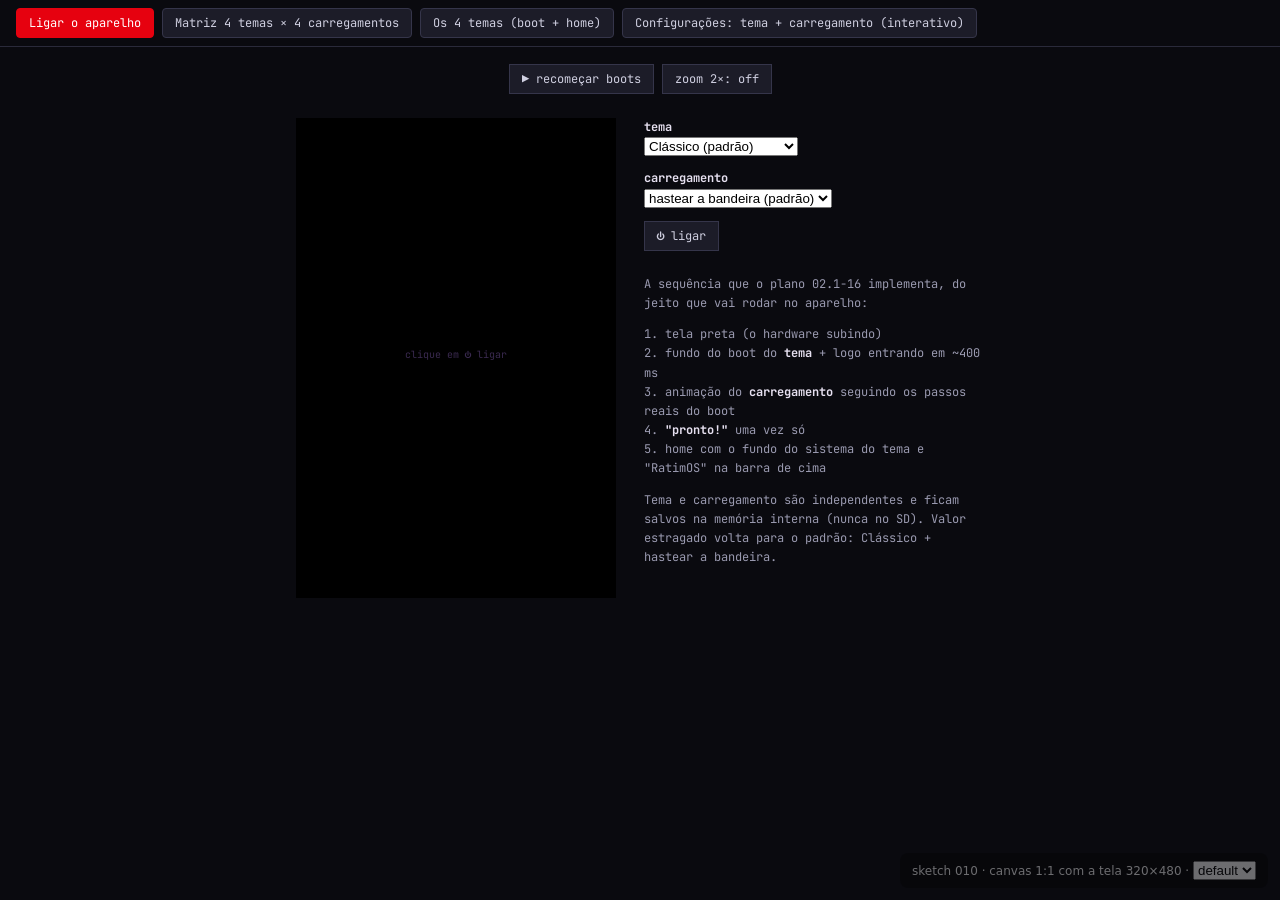
<file: .planning/sketches/011-boot-temas-plano/index.html>
<!doctype html>
<html lang="pt-BR">
<head>
<meta charset="utf-8">
<title>011 — Boot e temas: o plano 02.1-16</title>
<link rel="stylesheet" href="../themes/default.css">
<style>
  body { background: #0a0a0f; padding: 64px 16px 40px; margin: 0; color: var(--ratimos-text); font-family: var(--font-mono); }
  #variant-nav { position: fixed; top: 0; left: 0; right: 0; z-index: 9998; background: #0a0a0f; border-bottom: 1px solid #2a2a3a; padding: 8px 16px; display: flex; gap: 8px; flex-wrap: wrap; }
  .variant-tab { background: #1c1c28; color: #cfcfe0; border: 1px solid #35354a; padding: 6px 12px; border-radius: 4px; cursor: pointer; font-family: var(--font-mono); font-size: 12px; transition: all .15s ease; }
  .variant-tab:hover { border-color: #6a6a8a; }
  .variant-tab.active { background: var(--ratimos-accent); color: #fff; border-color: var(--ratimos-accent); }
  .page { display: none; }
  .page.on { display: block; }
  .theme-row { display: flex; gap: 22px; justify-content: center; align-items: flex-start; flex-wrap: wrap; margin: 0 auto 44px; max-width: 1100px; }
  .theme-info { width: 260px; padding-top: 8px; }
  .theme-info h2 { font-family: var(--font-display); font-size: 12px; line-height: 1.6; margin: 0 0 10px; color: #fff; }
  .theme-info .tag { display: inline-block; font-size: 10px; padding: 2px 6px; border: 1px solid #4e2277; color: #cbbfdb; margin: 0 4px 6px 0; }
  .theme-info .tag.def { border-color: var(--ratimos-accent); color: #fff; }
  .theme-info p { font-size: 11.5px; color: #9a9ab0; line-height: 1.55; margin: 8px 0 0; }
  .screen-wrap { display: flex; flex-direction: column; align-items: center; gap: 6px; }
  .screen-wrap span { font-size: 11px; color: #7a7a90; }
  canvas.screen { width: 320px; height: 480px; image-rendering: pixelated; background: #000; display: block; }
  body.zoom canvas.screen { width: 640px; height: 960px; }
  #flow { display: flex; gap: 28px; justify-content: center; flex-wrap: wrap; }
  #flow canvas { cursor: pointer; }
  .flow-notes { max-width: 340px; font-size: 12px; color: #9a9ab0; line-height: 1.6; }
  .flow-notes b { color: #e6e0f0; }
  .controls { display: flex; gap: 8px; justify-content: center; margin: 0 0 24px; flex-wrap: wrap; }
  .controls button { background: #1c1c28; color: #cfcfe0; border: 1px solid #35354a; padding: 6px 12px; cursor: pointer; font-family: var(--font-mono); font-size: 12px; transition: all .15s ease; }
  .controls button:hover { background: #2a2a3c; }
  .controls button.on { border-color: var(--ratimos-accent); color: #fff; }
</style>
</head>
<body>

<div id="variant-nav">
  <button class="variant-tab active" onclick="showPage('power', this)">Ligar o aparelho</button>
  <button class="variant-tab" onclick="showPage('matrix', this)">Matriz 4 temas × 4 carregamentos</button>
  <button class="variant-tab" onclick="showPage('all', this)">Os 4 temas (boot + home)</button>
  <button class="variant-tab" onclick="showPage('flow', this)">Configurações: tema + carregamento (interativo)</button>
</div>

<div class="controls">
  <button onclick="restartAll()">▶ recomeçar boots</button>
  <button id="zoom" onclick="toggleZoom(this)">zoom 2×: off</button>
</div>

<div class="page on" id="page-power">
  <div id="flow">
    <canvas class="screen" id="cv-power" width="320" height="480"></canvas>
    <div class="flow-notes">
      <p style="margin-top:0"><b>tema</b><br><select id="sel-tema"></select></p>
      <p><b>carregamento</b><br><select id="sel-boot"></select></p>
      <div class="controls" style="justify-content:flex-start"><button id="btn-power">⏻ ligar</button></div>
      <p>A sequência que o plano 02.1-16 implementa, do jeito que vai rodar no aparelho:</p>
      <p>1. tela preta (o hardware subindo)<br>2. fundo do boot do <b>tema</b> + logo entrando em ~400 ms<br>3. animação do <b>carregamento</b> seguindo os passos reais do boot<br>4. <b>"pronto!"</b> uma vez só<br>5. home com o fundo do sistema do tema e "RatimOS" na barra de cima</p>
      <p>Tema e carregamento são independentes e ficam salvos na memória interna (nunca no SD). Valor estragado volta para o padrão: Clássico + hastear a bandeira.</p>
    </div>
  </div>
</div>

<div class="page" id="page-matrix">
  <p style="text-align:center;font-size:12px;color:#9a9ab0;margin:0 0 16px">Linhas = temas, colunas = carregamentos. As 16 combinações que os testes do plano cobrem (sem travar e sem crescer a memória do LVGL). Exibidas em 50%.</p>
  <div id="matrix" style="display:grid;grid-template-columns:120px repeat(4,164px);gap:10px;justify-content:center;align-items:center"></div>
</div>

<div class="page" id="page-all"></div>

<div class="page" id="page-flow">
  <div id="flow">
    <canvas class="screen" id="cv-flow" width="320" height="480"></canvas>
    <div class="flow-notes">
      <p><b>./home/config</b> ganha duas linhas que dá para tocar: <b>tema</b> e <b>carregamento</b>. Cada uma abre sua própria lista, e qualquer tema combina com qualquer carregamento.</p>
      <p><b>tema</b>: miniatura da home com aquele fundo. <b>carregamento</b>: miniatura do boot já com o fundo do tema em uso.</p>
      <p><b>prévia</b> toca o boot e mostra a home sem salvar. <b>aplicar</b> salva (memória interna, não o SD) e marca "em uso". <b>voltar</b> (barra de baixo) volta para config.</p>
      <p>No aparelho, o fundo da home troca na hora. O carregamento novo só aparece quando o aparelho liga de novo, por isso a prévia toca o boot.</p>
    </div>
  </div>
</div>

<div id="sketch-tools" style="position:fixed;bottom:12px;right:12px;z-index:9999;font-family:system-ui;font-size:12px;background:rgba(0,0,0,0.7);color:white;padding:8px 12px;border-radius:8px;opacity:0.4;transition:opacity 0.2s;" onmouseenter="this.style.opacity='1'" onmouseleave="this.style.opacity='0.4'">
  sketch 010 · canvas 1:1 com a tela 320×480 · <select onchange="document.querySelector('link[href*=themes]').href='../themes/'+this.value+'.css'"><option value="default">default</option></select>
</div>

<script>
/* =====================================================================
 * Tema = { animação de boot (sketch 008) + fundo do boot + fundo da home (sketch 009) }
 * ===================================================================== */
const LOGO_X = 32, LOGO_Y = 110;
const WM_X0 = 34, WM_X1 = 226, WM_Y0 = 95, WM_Y1 = 136;
const MAST = { x: 125, w: 3, sliceY: 40 }, FLAG = { x: 129, y: 31, w: 29, h: 16 };
const WM_GRAD = ['#460196','#460196','#470196','#490299','#5b0197','#75046b','#8d0355','#9a0249',
                 '#bc0127','#b40239','#d60321','#e90116','#ed0e13','#f81711','#fb230c','#fb3307',
                 '#fc360b','#fb5302','#f95d06'];
const gradAt = t => WM_GRAD[Math.min(WM_GRAD.length - 1, Math.max(0, Math.floor(t * WM_GRAD.length)))];
const H_STOPS = [[0x46,0x01,0x96],[0x9a,0x02,0x49],[0xe9,0x01,0x16],[0xf9,0x5d,0x06]];
function hgrad(t) { const s = Math.min(2.999, t * 3), i = Math.floor(s), f = s - i, a = H_STOPS[i], b = H_STOPS[i + 1];
  return `rgb(${a.map((v, k) => Math.round(v + (b[k] - v) * f)).join(',')})`; }

const IMG = {};
function load(k, src) { IMG[k] = new Image(); IMG[k].src = src; }
load('logo', '../009-boot-fundo/logo_256_alpha.png');
load('sysbg', '../../../assets/backgrounds/bg_dither.png');
load('rook14', '../../../assets/icons/system_rook.png');
load('rook32', '../assets/icons/system_rook_32.png');
['jogos','musica','album','cartas','config','castelo'].forEach(n => load(n, `../assets/icons/home_${n}.png`));

let now = 0, frame = 0;
function px(c, x, y, w, h, col) { c.fillStyle = col; c.fillRect(x, y, w, h); }
function text(c, s, x, y, col, size, font, align = 'left', shadow = true) {
  c.font = `${size}px ${font}`; c.textAlign = align; c.textBaseline = 'top';
  if (shadow) { c.fillStyle = 'rgba(0,0,0,0.75)'; c.fillText(s, x + 1, y + 1); }
  c.fillStyle = col; c.fillText(s, x, y);
}
const PX = "'Press Start 2P'", MONO = "'JetBrains Mono'";
function rnd(i) { const x = Math.sin(i * 127.1 + 311.7) * 43758.5453; return x - Math.floor(x); }
function off(w, h) { const o = document.createElement('canvas'); o.width = w; o.height = h; const g = o.getContext('2d'); g.imageSmoothingEnabled = false; return [o, g]; }

/* ------------------------------ fundos ------------------------------ */
/* `anim` = false na home: fundo estático (no ESP32 é uma imagem só, sem redesenho). */
function bgStars(c, anim) {
  px(c, 0, 0, 320, 480, '#07030f'); px(c, 0, 160, 320, 160, '#0b0518'); px(c, 0, 320, 320, 160, '#110822');
  for (let i = 0; i < 70; i++) {
    const x = Math.floor(rnd(i) * 320), y = Math.floor(rnd(i + 99) * 480);
    const ph = anim ? Math.floor(now / (500 + rnd(i + 7) * 900) + i) % 4 : 1 + (i % 3);
    if (ph === 0) continue;
    const big = rnd(i + 3) > 0.9, col = ph === 3 ? '#f5f2f8' : (rnd(i + 5) > .5 ? '#a997ba' : '#6a4f8e');
    px(c, x, y, 1, 1, col);
    if (big && ph >= 2) [[-1,0],[1,0],[0,-1],[0,1]].forEach(([a, b]) => px(c, x + a, y + b, 1, 1, '#6a4f8e'));
  }
  const mx = 262, my = 56, r = 13;
  for (let y = -r; y <= r; y++) { const w = Math.floor(Math.sqrt(r * r - y * y)); px(c, mx - w, my + y, 2 * w + 1, 1, '#d9cfe6'); }
  for (let y = -r; y <= r; y++) { const w = Math.floor(Math.sqrt(r * r - y * y)); px(c, mx + w - 3, my + y, 3, 1, '#a997ba'); }
  px(c, mx - 5, my - 4, 3, 3, '#b8abc9'); px(c, mx + 2, my + 4, 4, 3, '#b8abc9'); px(c, mx - 3, my + 6, 2, 2, '#b8abc9');
}
function bgSystem(c) { c.drawImage(IMG.sysbg, 0, 0); }
/* ---- Castelo ao entardecer ----
 * Camadas: céu em faixas com dither -> sol listrado com halo -> serra distante
 * (aresta iluminada do lado do sol) -> colina -> castelo (torres com telhado
 * cônico vermelho como a torre do logo, bandeirinhas, janelas acesas) -> chão.
 * `layout` = 'boot' (castelo baixo, céu livre p/ logo) | 'home' (sol e castelo
 * subidos p/ aparecer entre os cards e acima da barra inferior). */
function sunsetScene(c, anim, layout) {
  const H = layout === 'home' ? 450 : 466;
  const ox = 150;                                       // castelo à direita, sol à esquerda (texto do boot fica livre)            // horizonte (base da serra)
  const bands = ['#0c0420', '#12062a', '#1c0a3d', '#26093f', '#36104c', '#4a0f55', '#7a1560', '#a8193f', '#d8381f', '#ee6a12'];
  const bh = Math.ceil(H / bands.length);
  bands.forEach((col, i) => px(c, 0, i * bh, 320, bh, col));
  for (let i = 1; i < bands.length; i++) for (let x = 0; x < 320; x += 2) { px(c, x, i * bh - 1, 1, 1, bands[i]); px(c, x + 1, i * bh, 1, 1, bands[i - 1]); }
  // sol: halo em 2 anéis com dither + disco com listras retrô na metade de baixo
  const sx = 74, sy = H - 30, R = 30;
  const disk = (r, col, dither) => { for (let y = -r; y <= r; y++) { const w = Math.floor(Math.sqrt(r * r - y * y)); for (let x = -w; x <= w; x++) if (!dither || ((x + y) & 1) === 0) px(c, sx + x, sy + y, 1, 1, col); } };
  disk(R + 10, '#f08a30', true); disk(R + 5, '#f6a040', true);
  for (let y = -R; y <= R; y++) {
    const w = Math.floor(Math.sqrt(R * R - y * y));
    if (y > 4 && (y % 6 === 0 || y % 6 === 1) && y < R) continue;   // listras
    px(c, sx - w, sy + y, 2 * w + 1, 1, y < -R / 2 ? '#ffe08a' : y < 0 ? '#ffc861' : '#ffa94a');
  }
  // serra distante: picos com degraus de pixel; lado voltado ao sol mais claro
  const peaks = [[-10, 46], [40, 62], [88, 40], [140, 70], [196, 44], [250, 58], [300, 50], [340, 40]];
  for (let x = 0; x < 320; x++) {
    let top = H;
    peaks.forEach(([px0, ph]) => { const d = Math.abs(x - px0); const t = H - ph + Math.floor(d * 1.15); if (t < top) top = t; });
    top = top - (top % 2);
    const nearest = peaks.reduce((a, p) => Math.abs(x - p[0]) < Math.abs(x - a[0]) ? p : a);
    const lit = x < nearest[0];                               // sol à esquerda
    px(c, x, top, 1, 480 - top, lit ? '#5a1650' : '#3a0c40');   // serra desce até o pé da tela
    if (lit) px(c, x, top, 1, 2, '#9a2a50');                  // aresta iluminada
  }
  // castelo: 20% maior, e todas as paredes descem até o pé da tela, então
  // não existe "chão" do castelo para aparecer flutuando entre os picos da
  // serra da frente (que esconde a base).
  const S = '#140513', S2 = '#1f0a1c', ROOF = '#8a0a18', ROOF_LIT = '#d01e24';
  const K = 1.2, AX = ox + 84, gy = H - 8;                    // âncora: centro da torre de menagem, na base
  const X = n => AX + Math.round((n - 94) * K), Y = d => gy - Math.round(d * K), L = n => Math.round(n * K);
  const crenel = (x, y, w) => { for (let k = 0; k < w; k += L(6)) px(c, x + k, y - L(4), L(4), L(4), S); };
  const roof = (cx, y, w, h) => { for (let r = 0; r < h; r++) { const half = Math.ceil((r + 1) * (w / 2) / h); px(c, cx - half, y + r, half, 1, ROOF); px(c, cx, y + r, half, 1, ROOF_LIT); } px(c, cx, y - L(8), 1, L(8), '#d9d0e6'); px(c, cx + 1, y - L(8), L(5), L(3), '#e6010f'); };
  const win = (x, y, i) => { const on = anim ? (Math.floor(now / 800) + i) % 5 !== 0 : true; px(c, x, y, L(3), L(5), on ? '#ffc04a' : '#7a4a10'); px(c, x, y, L(3), 1, S2); };
  // muralha + ameias (até o pé da tela)
  px(c, X(44), Y(26), L(100), 480 - Y(26), S); crenel(X(44), Y(26), L(100));
  // torre de menagem (central, mais alta)
  px(c, X(80), Y(62), L(28), 480 - Y(62), S2); crenel(X(80), Y(62), L(28));
  roof(X(94), Y(86), L(30), L(20));
  win(X(85), Y(52), 0); win(X(99), Y(52), 1); win(X(92), Y(40), 2);
  // torres laterais
  [[36, 46, 3], [138, 40, 6]].forEach(([tx, th, wi]) => { px(c, X(tx), Y(th), L(14), 480 - Y(th), S2); roof(X(tx) + L(7), Y(th + 16), L(18), L(14)); win(X(tx) + L(5), Y(th - 10), wi); });
  // serra da frente: picos baixos que passam na frente da base do castelo
  // e descem até o pé da tela (castelo fica "atrás das montanhas")
  const near = [[-20, 30], [36, 44], [96, 26], [ox + 20, 40], [ox + 70, 30], [ox + 128, 42], [350, 34]];
  for (let x = 0; x < 320; x++) {
    let top = 480;
    near.forEach(([p0, ph]) => { const t = H + 14 - ph + Math.floor(Math.abs(x - p0) * 0.9); if (t < top) top = t; });
    top = top - (top % 2);
    const nearest = near.reduce((a, p) => Math.abs(x - p[0]) < Math.abs(x - a[0]) ? p : a);
    px(c, x, top, 1, 480 - top, '#22061f');
    if (x < nearest[0]) px(c, x, top, 1, 1, '#6a1c44');      // aresta voltada ao sol
  }
}
function bgSunset(c, anim) { sunsetScene(c, anim, 'boot'); }
function bgSunsetHome(c) { sunsetScene(c, false, 'home'); }

/* ---- Xadrez ----
 * Renderizado por pixel (ImageData), com perspectiva verdadeira. O pisca-pisca
 * da v1 vinha do moiré perto do horizonte (casas menores que 1 px trocando a
 * cada frame). Correção: névoa que leva as casas distantes à cor média antes
 * de ficarem menores que ~3 px, e rolagem lenta e contínua. */
const [chessOff, chessG] = off(320, 480);
const chessImg = chessG.createImageData(320, 480);
function chessRender(scroll, hy, dim) {
  const d = chessImg.data, A = [44, 14, 70], B = [12, 4, 22], M = [28, 9, 46], SKY0 = [6, 2, 12], SKY1 = [40, 14, 64];
  for (let y = 0; y < 480; y++) for (let x = 0; x < 320; x++) {
    const i = (y * 320 + x) * 4; let col;
    if (y < hy) { const t = Math.max(0, (y - (hy - 60)) / 60); col = SKY0.map((v, k) => v + (SKY1[k] - v) * t * t); }
    else {
      const dy = y - hy + 0.5, z = 65000 / dy, u = (x - 160) * z / 160, v = z + scroll;
      const chk = ((Math.floor(u / 24) + Math.floor(v / 24)) & 1) ? A : B;
      const fog = Math.min(1, Math.max(0, (dy - 4) / 70));         // 0 no horizonte -> 1 perto
      col = M.map((m, k) => m + (chk[k] - m) * fog);
    }
    d[i] = col[0] * dim; d[i + 1] = col[1] * dim; d[i + 2] = col[2] * dim; d[i + 3] = 255;
  }
  chessG.putImageData(chessImg, 0, 0);
  return chessOff;
}
let chessCacheHome = null;
function bgChess(c, anim) {
  c.drawImage(chessRender(anim ? (now / 1000) * 10 : 0, 140, 1), 0, 0);
  px(c, 0, 140, 320, 1, '#4e2277');
}
function bgChessHome(c) {
  if (!chessCacheHome) { const [o, g] = off(320, 480); g.drawImage(chessRender(0, 70, 0.85), 0, 0); chessCacheHome = o; }
  c.drawImage(chessCacheHome, 0, 0);
}

/* ------------------------- animações de boot ------------------------- */
function drawFlag(c, dx, dy) {
  for (let r = 0; r < FLAG.h; r++) {
    const o = (Math.floor(r / 3) + frame) % 2;
    c.drawImage(IMG.logo, FLAG.x, FLAG.y + r, FLAG.w, 1, dx + o, dy + r, FLAG.w, 1);
  }
}
function statusText(c, b, y, label) {
  text(c, b.done() ? 'pronto!' : label + b.pad3(b.pct()) + '%', 160, y, '#d8cce6', 8, PX, 'center');
  if (!b.done()) text(c, b.stepText(), 160, y + 16, '#a997ba', 10, MONO, 'center');   // "pronto!" aparece uma vez só
}
const BOOTS = {
  bandeira: { nome: 'hastear a bandeira', draw(c, b) {
    const L = IMG.logo, EXT = 64, top = LOGO_Y - 24, BASE = 47;
    c.drawImage(L, 0, 0, 256, FLAG.y, LOGO_X, top, 256, FLAG.y);
    c.drawImage(L, MAST.x, FLAG.y, MAST.w, 2, LOGO_X + MAST.x, top + FLAG.y, MAST.w, 2);
    c.drawImage(L, MAST.x, MAST.sliceY, MAST.w, 1, LOGO_X + MAST.x, top + FLAG.y + 2, MAST.w, BASE - FLAG.y - 2 + EXT);
    c.drawImage(L, 0, BASE, 256, 171 - BASE, LOGO_X, top + BASE + EXT, 256, 171 - BASE);
    drawFlag(c, LOGO_X + FLAG.x, top + FLAG.y + EXT - Math.floor(b.frac() * EXT / 2) * 2);
    statusText(c, b, top + 171 + EXT + 18, '');
  }},
  ameias: { nome: 'ameias do castelo', draw(c, b) {
    c.drawImage(IMG.logo, LOGO_X, LOGO_Y);
    const x0 = LOGO_X + WM_X0, y0 = LOGO_Y + 171 + 22, MER = 6, BODY = 14, MW = 8, H = MER + BODY, COLS = 24, CW = 8;
    const lit = Math.floor(b.frac() * COLS), W = COLS * CW;
    const inShape = (x, y) => y >= MER || (Math.floor(x / MW) % 2 === 0);
    for (let y = -1; y <= H; y++) for (let x = -1; x <= W; x++) {
      const inside = x >= 0 && x < W && y >= 0 && y < H && inShape(x, y);
      if (!inside) {
        const n = [[1,0],[-1,0],[0,1],[0,-1]].some(([dx, dy]) => { const X = x + dx, Y = y + dy; return X >= 0 && X < W && Y >= 0 && Y < H && inShape(X, Y); });
        if (n) px(c, x0 + x, y0 + y, 1, 1, '#0d0515');
        continue;
      }
      let col;
      if (Math.floor(x / CW) < lit) {
        col = gradAt(y / (H - 1));
        const row = y < MER ? -1 : Math.floor((y - MER) / 5), jointX = (x + (row % 2 ? 4 : 0)) % CW === CW - 1;
        if (y === 0 || (y === MER && Math.floor(x / MW) % 2)) col = '#ffb3a0';
        else if (y >= MER && ((y - MER) % 5 === 4 || jointX)) col = '#2a0612';
      } else col = (y === 0 || (y === MER && Math.floor(x / MW) % 2)) ? '#33204a' : '#1a0d29';
      px(c, x0 + x, y0 + y, 1, 1, col);
    }
    if (b.done()) { px(c, x0 + W - MW, y0 - FLAG.h - 2, 2, FLAG.h + 2, '#d9d0e6'); drawFlag(c, x0 + W - MW + 2, y0 - FLAG.h - 2); }
    statusText(c, b, y0 + H + 16, 'construindo ');
  }},
  letreiro: { nome: 'letreiro que acende', draw(c, b) {
    const L = IMG.logo, done = b.done();
    c.globalAlpha = done ? 1 : 0.17; c.drawImage(L, LOGO_X, LOGO_Y); c.globalAlpha = 1;
    // a varredura acende a coluna INTEIRA do logo (letreiro + torre + bandeira),
    // não só as linhas do letreiro
    const STEP = 4, W = WM_X1 - WM_X0 + 1, edge = WM_X0 + Math.floor(b.frac() * W / STEP) * STEP, h = 171;
    if (!done) {
      if (edge > WM_X0) c.drawImage(L, 0, 0, edge, h, LOGO_X, LOGO_Y, edge, h);
      if (edge < WM_X1) { c.filter = 'brightness(3.2) saturate(0.4)'; c.drawImage(L, edge, 0, 2, h, LOGO_X + edge, LOGO_Y, 2, h); c.filter = 'none'; }
    }
    statusText(c, b, LOGO_Y + 171 + 22, 'carregando ');
  }},
  torres: { nome: 'fileira de torres', draw(c, b) {
    c.drawImage(IMG.logo, LOGO_X, LOGO_Y);
    const N = 6, RW = 14, RH = 20, SC = 2, GAP = 7, rows = Math.floor(b.frac() * N * RH);
    const x0 = 160 - (N * RW * SC + (N - 1) * GAP) / 2, y0 = LOGO_Y + 171 + 18;
    for (let i = 0; i < N; i++) {
      const f = Math.max(0, Math.min(RH, rows - i * RH));
      const [o, g] = off(RW, RH);
      g.drawImage(IMG.rook14, 0, 0); g.globalCompositeOperation = 'source-atop';
      g.fillStyle = '#2e1a46'; g.fillRect(0, 0, RW, RH - f);
      g.globalAlpha = 0.6; g.fillStyle = hgrad(i / (N - 1)); g.fillRect(0, RH - f, RW, f); g.globalAlpha = 1;
      if (f > 0 && f < RH) { g.fillStyle = 'rgba(255,255,255,0.7)'; g.fillRect(0, RH - f, RW, 1); }
      const hop = f === RH && rows - (i + 1) * RH < 4 && rows < N * RH ? 2 : 0;
      c.drawImage(o, x0 + i * (RW * SC + GAP), y0 - hop, RW * SC, RH * SC);
    }
    statusText(c, b, y0 + RH * SC + 14, 'carregando ');
  }},
};

/* ------------------------------ temas ------------------------------ *
 * Tema = fundo do boot + fundo da home. O carregamento (animação do boot)
 * é escolhido à parte: qualquer tema funciona com qualquer carregamento. */
const THEMES = [
  { id: 'classico', nome: 'Clássico', bgBoot: bgSystem, bgHome: bgSystem, bootDim: 0.55, homeDim: 0, padrao: true,
    desc: 'O visual que o sistema já tem: degradê com dither roxo→laranja. No boot ele fica escurecido, então a passagem para a home não tem corte.' },
  { id: 'noite', nome: 'Noite estrelada', bgBoot: bgStars, bgHome: c => bgStars(c, false), bootDim: 0, homeDim: 0,
    desc: 'Céu noturno com lua. No boot as estrelas piscam em tempos diferentes; na home elas ficam paradas (imagem estática) e os cards ganham bastante contraste.' },
  { id: 'castelo', nome: 'Castelo ao entardecer', bgBoot: bgSunset, bgHome: bgSunsetHome, bootDim: 0.15, homeDim: 0.2,
    desc: 'Sol listrado com halo se pondo atrás da serra (à esquerda); o castelo, à direita na colina tem telhados cônicos vermelhos como a torre do logo, bandeirinhas e janelas acesas (piscando no boot). No boot a cena fica bem embaixo, deixando o céu livre para o logo.' },
  { id: 'xadrez', nome: 'Xadrez', bgBoot: bgChess, bgHome: bgChessHome, bootDim: 0.1, homeDim: 0,
    desc: 'A torre é uma peça de xadrez. Tabuleiro em perspectiva verdadeira, com névoa no horizonte (sem pisca-pisca) e rolando devagar no boot. Na home o horizonte sobe e o tabuleiro fica parado.' },
];
const BOOT_KEYS = ['bandeira', 'ameias', 'letreiro', 'torres'];

/* ---------------------- modelo de progresso ---------------------- */
const STEPS = [["montando cartão sd", 500], ["lendo configurações", 300], ["carregando fontes", 700],
  ["carregando ícones", 600], ["verificando cartas novas", 900], ["preparando jogos", 500], ["abrindo o castelo", 400]];
const UNITS = 240;
function makeBoot(onDone) {
  const b = { target: 0, shown: 0, step: 0, timers: [], last: 0, doneAt: 0, onDone };
  b.frac = () => b.shown / UNITS; b.done = () => b.shown >= UNITS; b.pct = () => Math.round(b.frac() * 100);
  b.pad3 = n => String(n).padStart(3, '0');
  b.stepText = () => b.step < STEPS.length ? STEPS[b.step][0] + '...' : 'pronto!';
  b.start = () => {
    b.timers.forEach(clearTimeout); b.timers = []; b.startT = performance.now(); b.target = 0; b.shown = 0; b.step = 0; b.doneAt = 0;
    const run = () => { if (b.step >= STEPS.length) return; b.timers.push(setTimeout(() => { b.step++; b.target = b.step / STEPS.length; run(); }, STEPS[b.step][1])); };
    run();
  };
  b.tick = t => {
    if (t - b.last > 12) { b.shown = Math.min(Math.floor(b.target * UNITS), b.shown + Math.max(1, Math.floor((t - b.last) / 12))); b.last = t; }
    if (b.done() && !b.doneAt) b.doneAt = t;
    if (b.doneAt && t - b.doneAt > 1800 && b.onDone) { const f = b.onDone; b.onDone = null; f(); }
  };
  return b;
}

/* ------------------------------ home ------------------------------ */
function bevel(c, x, y, w, h, fill = 'rgba(42,18,63,0.68)') {
  px(c, x, y, w, h, '#0d0515');
  px(c, x + 2, y + 2, w - 4, h - 4, fill);
  c.strokeStyle = 'rgba(255,255,255,0.15)'; c.lineWidth = 1; c.strokeRect(x + 2.5, y + 2.5, w - 5, h - 5);
  c.strokeStyle = 'rgba(0,0,0,0.35)'; c.lineWidth = 2; c.strokeRect(x + 4, y + 4, w - 8, h - 8);
}
function drawTopbars(c, crumb, right = 'sem wifi/audio', left = 'local') {
  px(c, 0, 0, 320, 26, 'rgba(0,0,0,0.55)');
  c.drawImage(IMG.rook32, 0, 0, 32, 44, 8, 4, 13, 18);
  text(c, 'RatimOS', 26, 9, '#f5f2f8', 8, PX);
  text(c, '14:32', 248, 7, '#f5f2f8', 12, MONO);
  px(c, 290, 9, 20, 9, '#f5f2f8'); px(c, 291, 10, 18, 7, '#000'); px(c, 292, 11, 12, 5, '#3fd06b'); px(c, 310, 11, 2, 5, '#f5f2f8');
  text(c, crumb, 10, 30, '#cbbfdb', 11, MONO);
  px(c, 0, 452, 320, 28, 'rgba(0,0,0,0.55)');
  text(c, left, 10, 459, '#cbbfdb', 11, MONO); text(c, right, 310, 459, '#7d6b92', 11, MONO, 'right');
}
function drawHome(c, theme) {
  theme.bgHome(c);
  if (theme.homeDim) px(c, 0, 0, 320, 480, `rgba(0,0,0,${theme.homeDim})`);
  drawTopbars(c, './home');
  const pad = 10, gap = 10, th = 80, fw = 300, tw = (fw - gap) / 2;
  let y = 46 + pad;
  const tile = (x, y, w, icon, label) => {
    bevel(c, x, y, w, th);
    c.drawImage(IMG[icon], x + w / 2 - 16 + 2, y + 16 + 2, 32, 32);  // sombra pixel dura (002-B)
    c.globalCompositeOperation = 'source-over';
    c.drawImage(IMG[icon], x + w / 2 - 16, y + 16, 32, 32);
    text(c, label, x + w / 2, y + 54, '#f5f2f8', 12, MONO, 'center');
  };
  tile(pad + 5, y, fw, 'jogos', 'jogos'); y += th + gap;
  tile(pad + 5, y, tw, 'musica', 'musica'); tile(pad + 5 + tw + gap, y, tw, 'album', 'album'); y += th + gap;
  tile(pad + 5, y, tw, 'cartas', 'cartas'); tile(pad + 5 + tw + gap, y, tw, 'config', 'config'); y += th + gap;
  bevel(c, pad + 5, y, fw, th);
  c.drawImage(IMG.castelo, pad + 22, y + 24, 32, 32);
  text(c, 'castelo', pad + 66, y + 24, '#f5f2f8', 12, MONO);
  text(c, 'dia 3 de 30', pad + 66, y + 42, '#a997ba', 11, MONO);
}
function drawBootScreen(c, theme, bootKey, b) {
  theme.bgBoot(c, true);
  if (theme.bootDim) px(c, 0, 0, 320, 480, `rgba(0,0,0,${theme.bootDim})`);
  // entrada do logo: ~400 ms (decisão da usuária no plano 02.1-16)
  c.globalAlpha = b.startT ? Math.min(1, (performance.now() - b.startT) / 400) : 1;
  BOOTS[bootKey].draw(c, b);
  c.globalAlpha = 1;
}

/* ------------------------ página 1: os 4 temas ------------------------ */
let allBootKey = 'bandeira';
const allBoots = [];
const pageAll = document.getElementById('page-all');
const bar = document.createElement('div'); bar.className = 'controls';
bar.innerHTML = '<span style="align-self:center;font-size:12px;color:#9a9ab0">carregamento nos 4 temas:</span>' +
  BOOT_KEYS.map(k => `<button data-k="${k}" class="${k === allBootKey ? 'on' : ''}">${BOOTS[k].nome}</button>`).join('');
bar.addEventListener('click', e => { const k = e.target.dataset.k; if (!k) return; allBootKey = k;
  bar.querySelectorAll('button').forEach(b => b.classList.toggle('on', b.dataset.k === k)); allBoots.forEach(([, b]) => b.start()); });
pageAll.appendChild(bar);
THEMES.forEach((t, i) => {
  const row = document.createElement('div'); row.className = 'theme-row';
  row.innerHTML = `
    <div class="theme-info">
      <h2>${i + 1}. ${t.nome}</h2>
      ${t.padrao ? '<span class="tag def">padrão</span>' : ''}
      <p>${t.desc}</p>
    </div>
    <div class="screen-wrap"><canvas class="screen" id="boot-${t.id}" width="320" height="480"></canvas><span>tela de carregamento</span></div>
    <div class="screen-wrap"><canvas class="screen" id="home-${t.id}" width="320" height="480"></canvas><span>fundo do sistema (home)</span></div>`;
  pageAll.appendChild(row);
  allBoots.push([t, makeBoot(null)]);
});
function restartAll() { allBoots.forEach(([, b]) => b.start()); flowGo('config'); }

/* --------------- página 2: config -> tema / carregamento --------------- */
const applied = { tema: 0, boot: 0 }, sel = { tema: 0, boot: 0 };
let flowMode = 'config', flowBoot = null, toast = 0, previewOf = null;
const ROW_Y0 = 66, ROW_H = 72, ROW_GAP = 10;
const BTN = { prev: [16, 404, 136, 36], apply: [168, 404, 136, 36] };
const CFG_ROWS = [
  { label: 'brilho', val: () => '80%' }, { label: 'volume', val: () => '60%' },
  { label: 'tema', val: () => THEMES[applied.tema].nome, go: 'pick-tema' },
  { label: 'carregamento', val: () => BOOTS[BOOT_KEYS[applied.boot]].nome, go: 'pick-boot' },
  { label: 'firmware', val: () => 'v0.2.1' },
];
const CFG_Y0 = 60, CFG_H = 48, CFG_GAP = 14;
function flowBg(c) { const t = THEMES[applied.tema]; t.bgHome(c); px(c, 0, 0, 320, 480, `rgba(0,0,0,${0.25 + (t.homeDim || 0)})`); }
function arrow(c, x, y) { for (let k = 0; k < 5; k++) px(c, x - k, y - k, 1, 2 * k + 1, '#f5f2f8'); }
function drawConfig(c) {
  flowBg(c); drawTopbars(c, './home/config', '', 'voltar');
  CFG_ROWS.forEach((r, i) => {
    const y = CFG_Y0 + i * (CFG_H + CFG_GAP);
    bevel(c, 15, y, 290, CFG_H, r.go ? 'rgba(54,24,80,0.85)' : 'rgba(42,18,63,0.75)');
    text(c, r.label, 28, y + 17, '#f5f2f8', 12, MONO);
    text(c, r.val(), r.go ? 278 : 292, y + 17, r.go ? '#e6d8f5' : '#a997ba', 11, MONO, 'right');
    if (r.go) arrow(c, 292, y + CFG_H / 2);
  });
}
const thumbCache = {};
function thumb(kind, i) {
  const key = kind + i + (kind === 'boot' ? applied.tema : '');
  if (thumbCache[key]) return thumbCache[key];
  const [o, g] = off(320, 480);
  if (kind === 'tema') { THEMES[i].bgHome(g); if (THEMES[i].homeDim) { g.fillStyle = `rgba(0,0,0,${THEMES[i].homeDim})`; g.fillRect(0, 0, 320, 480); } }
  else { const fake = makeBoot(null); fake.shown = UNITS * 0.6; fake.step = 4; drawBootScreen(g, THEMES[applied.tema], BOOT_KEYS[i], fake); }
  return (thumbCache[key] = o);
}
function drawPicker(c, kind) {
  flowBg(c); drawTopbars(c, kind === 'tema' ? './home/config/tema' : './home/config/carregamento', '', 'voltar');
  const items = kind === 'tema' ? THEMES.map(t => [t.nome, t.padrao ? 'padrão' : '']) : BOOT_KEYS.map((k, i) => [BOOTS[k].nome, i === 0 ? 'padrão' : '']);
  items.forEach(([nome, sub], i) => {
    const y = ROW_Y0 + i * (ROW_H + ROW_GAP), on = i === sel[kind];
    bevel(c, 15, y, 290, ROW_H, on ? 'rgba(78,34,119,0.9)' : 'rgba(42,18,63,0.75)');
    px(c, 23, y + 6, 42, 62, '#0d0515'); c.imageSmoothingEnabled = true; c.drawImage(thumb(kind, i), 24, y + 7, 40, 60); c.imageSmoothingEnabled = false;
    text(c, nome, 76, y + 16, '#f5f2f8', 12, MONO);
    if (sub) text(c, sub, 76, y + 36, '#a997ba', 10, MONO);
    if (i === applied[kind]) text(c, 'em uso', 76, y + 52, '#3fd06b', 10, MONO);
    if (on) arrow(c, 292, y + ROW_H / 2);
  });
  const btn = ([x, y, w, h], label, hot) => { bevel(c, x, y, w, h, hot ? 'rgba(200,16,30,0.85)' : 'rgba(42,18,63,0.85)'); text(c, label, x + w / 2, y + 13, '#fff', 8, PX, 'center'); };
  btn(BTN.prev, 'prévia', false); btn(BTN.apply, 'aplicar', sel[kind] !== applied[kind]);
  if (toast && now - toast < 1600) { bevel(c, 40, 360, 240, 32, 'rgba(13,5,21,0.95)'); text(c, 'aplicado!', 160, 372, '#3fd06b', 8, PX, 'center'); }
}
function flowGo(m) { flowMode = m; flowBoot = null; }
function startPreview(kind, save) {
  previewOf = kind;
  const back = 'pick-' + kind;
  flowMode = 'boot';
  flowBoot = makeBoot(() => { flowMode = 'home'; setTimeout(() => { if (save) { applied[kind] = sel[kind]; toast = performance.now(); } flowGo(back); }, save ? 1500 : 2600); });
  flowBoot.start();
}
function previewTheme() { const k = previewOf; return { tema: k === 'tema' ? sel.tema : applied.tema, boot: k === 'boot' ? sel.boot : applied.boot }; }
document.getElementById('cv-flow').addEventListener('click', e => {
  const r = e.target.getBoundingClientRect(), x = (e.clientX - r.left) * 320 / r.width, y = (e.clientY - r.top) * 480 / r.height;
  const hit = ([bx, by, bw, bh]) => x >= bx && x < bx + bw && y >= by && y < by + bh;
  if (flowMode === 'config') {
    CFG_ROWS.forEach((row, i) => { const ry = CFG_Y0 + i * (CFG_H + CFG_GAP); if (row.go && y >= ry && y < ry + CFG_H) { const k = row.go.slice(5); sel[k] = applied[k]; flowGo(row.go); } });
    return;
  }
  if (!flowMode.startsWith('pick-')) return;
  const kind = flowMode.slice(5);
  if (y >= 452 && x < 100) return flowGo('config');
  if (hit(BTN.prev)) return startPreview(kind, false);
  if (hit(BTN.apply)) return startPreview(kind, true);
  for (let i = 0; i < 4; i++) { const ry = ROW_Y0 + i * (ROW_H + ROW_GAP); if (y >= ry && y < ry + ROW_H && x >= 15 && x < 305) sel[kind] = i; }
});


/* ------------------- página: ligar o aparelho ------------------- */
const selT = document.getElementById('sel-tema'), selB = document.getElementById('sel-boot');
THEMES.forEach((t, i) => selT.add(new Option(t.nome + (t.padrao ? ' (padrão)' : ''), i)));
BOOT_KEYS.forEach((k, i) => selB.add(new Option(BOOTS[k].nome + (i === 0 ? ' (padrão)' : ''), i)));
let power = { mode: 'off', t0: 0, boot: null };
function powerOn() {
  power = { mode: 'black', t0: performance.now(), boot: null };
  setTimeout(() => { power.mode = 'boot'; power.boot = makeBoot(() => { power.mode = 'home'; }); power.boot.start(); }, 500);
}
document.getElementById('btn-power').onclick = powerOn;
selT.onchange = selB.onchange = powerOn;
function drawPower(c, t) {
  const th = THEMES[+selT.value], bk = BOOT_KEYS[+selB.value];
  if (power.mode === 'off') { px(c, 0, 0, 320, 480, '#000'); text(c, 'clique em ⏻ ligar', 160, 232, '#3a2a50', 10, MONO, 'center', false); }
  else if (power.mode === 'black') px(c, 0, 0, 320, 480, '#000');
  else if (power.mode === 'boot') { power.boot.tick(t); drawBootScreen(c, th, bk, power.boot); }
  else drawHome(c, th);
}

/* ------------------- página: matriz 4 x 4 ------------------- */
const matrix = document.getElementById('matrix'), cells = [];
matrix.appendChild(document.createElement('div'));
BOOT_KEYS.forEach(k => { const h = document.createElement('div'); h.textContent = BOOTS[k].nome; h.style.cssText = 'font-size:11px;color:#cbbfdb;text-align:center'; matrix.appendChild(h); });
THEMES.forEach((th, i) => {
  const h = document.createElement('div'); h.textContent = th.nome; h.style.cssText = 'font-size:12px;color:#e6e0f0;text-align:right'; matrix.appendChild(h);
  BOOT_KEYS.forEach((k, j) => {
    const cv = document.createElement('canvas'); cv.width = 320; cv.height = 480; cv.style.cssText = 'width:160px;height:240px;image-rendering:pixelated;display:block';
    matrix.appendChild(cv);
    const b = makeBoot(null); b.start(); cells.push([th, k, b, cv]);
  });
});

/* ------------------------------ laço ------------------------------ */
let lastWave = 0;
function loop(t) {
  now = t;
  if (t - lastWave > 260) { lastWave = t; frame ^= 1; }
  const ready = Object.values(IMG).every(i => i.complete);
  if (ready) {
    if (document.getElementById('page-power').classList.contains('on')) {
      const c = document.getElementById('cv-power').getContext('2d'); c.imageSmoothingEnabled = false; drawPower(c, t);
    } else if (document.getElementById('page-matrix').classList.contains('on')) {
      cells.forEach(([th, k, b, cv]) => { b.tick(t); if (b.doneAt && t - b.doneAt > 2200) b.start(); const c = cv.getContext('2d'); c.imageSmoothingEnabled = false; drawBootScreen(c, th, k, b); });
    } else if (document.getElementById('page-all').classList.contains('on')) {
      allBoots.forEach(([th, b]) => {
        b.tick(t); if (b.doneAt && t - b.doneAt > 2600) b.start();
        const cb = document.getElementById('boot-' + th.id).getContext('2d'); cb.imageSmoothingEnabled = false; drawBootScreen(cb, th, allBootKey, b);
        const ch = document.getElementById('home-' + th.id).getContext('2d'); ch.imageSmoothingEnabled = false; drawHome(ch, th);
      });
    } else {
      const c = document.getElementById('cv-flow').getContext('2d'); c.imageSmoothingEnabled = false;
      if (flowMode === 'config') drawConfig(c);
      else if (flowMode.startsWith('pick-')) drawPicker(c, flowMode.slice(5));
      else { const p = previewTheme(); if (flowMode === 'boot') { flowBoot.tick(t); drawBootScreen(c, THEMES[p.tema], BOOT_KEYS[p.boot], flowBoot); } else drawHome(c, THEMES[p.tema]); }
    }
  }
  requestAnimationFrame(loop);
}
function toggleZoom(el) { const z = document.body.classList.toggle('zoom'); el.textContent = 'zoom 2×: ' + (z ? 'on' : 'off'); el.classList.toggle('on', z); }
function showPage(p, el) {
  document.querySelectorAll('.variant-tab').forEach(t => t.classList.remove('active')); el.classList.add('active');
  ['power', 'matrix', 'all', 'flow'].forEach(k => document.getElementById('page-' + k).classList.toggle('on', p === k));
  if (p === 'flow') flowGo('config');
}
{ const h = location.hash.slice(1), tabs = { power: 0, matrix: 1, all: 2, flow: 3 }; if (h in tabs) showPage(h, document.querySelectorAll('.variant-tab')[tabs[h]]); }
Promise.all([document.fonts.load(`8px ${PX}`), document.fonts.load(`10px ${MONO}`)]).finally(() => { restartAll(); requestAnimationFrame(loop); });
</script>
</body>
</html>
</file>
<file: .planning/sketches/themes/default.css>
/*
 * RatimOS sketch theme — mirrors src/ratimos/theme.h token-for-token where a
 * token already exists (D-17 brand palette), and proposes new tokens for the
 * 02.1-visual-identity-games UAT rework (background, card, icon, header).
 * This file is throwaway design exploration, NOT the source of truth —
 * src/ratimos/theme.h remains that once a direction is picked.
 */
@import url('https://fonts.googleapis.com/css2?family=Press+Start+2P&family=JetBrains+Mono:wght@400;500;700&display=swap');

:root {
  /* ---- Existing shipped brand tokens (theme.h, D-17) — unchanged ---- */
  --ratimos-bg: #000000;
  --ratimos-panel: #2a123f;
  --ratimos-panel-active: #4e2277;
  --ratimos-accent: #e6010f;
  --ratimos-text: #f5f2f8;
  --ratimos-text-muted: #a997ba;

  /* ---- Game feedback tokens (unchanged, not touched by this rework) ---- */
  --ratimos-game-correct: #2f8f4e;
  --ratimos-game-present: #d99a1b;
  --ratimos-game-absent: #3a3a42;

  /* ---- New: gradient background family (this rework) ---- */
  --ratimos-grad-top: #1c0a3d;
  --ratimos-grad-mid: #7a1560;
  --ratimos-grad-hot: #c81f4c;
  --ratimos-grad-bottom: #e8630f;

  /* ---- New: card surface family (this rework) ---- */
  --ratimos-card-1: #2a123f;
  --ratimos-card-2: #391a54;
  --ratimos-card-edge: #6a2f9e;
  --ratimos-card-shadow: rgba(0, 0, 0, 0.55);

  /* Typography */
  --font-display: 'Press Start 2P', monospace;
  --font-mono: 'JetBrains Mono', monospace;

  /* Spacing (project's locked D-16 scale, reused as-is) */
  --space-xs: 4px;
  --space-sm: 6px;
  --space-comp: 8px;
  --space-md: 10px;
  --space-lg: 16px;
  --space-xl: 24px;

  --radius-panel: 6px;

  /* Device frame (real target: 320x480 3.5" panel) */
  --device-w: 320px;
  --device-h: 480px;
}

* { box-sizing: border-box; }

body {
  margin: 0;
  background: #14141c;
  color: var(--ratimos-text);
  font-family: var(--font-mono);
}

/* ---- Device frame: every sketch renders inside this to stay honest about
   the real 320x480 constraint instead of drifting into web-page layout ---- */
.device-frame {
  width: var(--device-w);
  height: var(--device-h);
  position: relative;
  overflow: hidden;
  border-radius: 18px;
  box-shadow: 0 0 0 8px #0a0a0a, 0 12px 40px rgba(0,0,0,0.6);
  image-rendering: pixelated;
}

.device-frame-label {
  text-align: center;
  font-family: var(--font-mono);
  font-size: 11px;
  color: #8a8a9a;
  margin: var(--space-sm) 0 var(--space-xs);
  letter-spacing: 0.05em;
}

/* Hard-edged "pixel" shadow — no blur radius, reads as a crisp offset
   silhouette instead of a soft web-app drop-shadow. Winner treatment from
   sketch 002 (2026-09-11 UAT feedback: "sombra mais em pixel, nao tao smuve"). */
.pixel-shadow {
  filter: drop-shadow(2px 2px 0 rgba(0,0,0,0.7));
}
</file>
